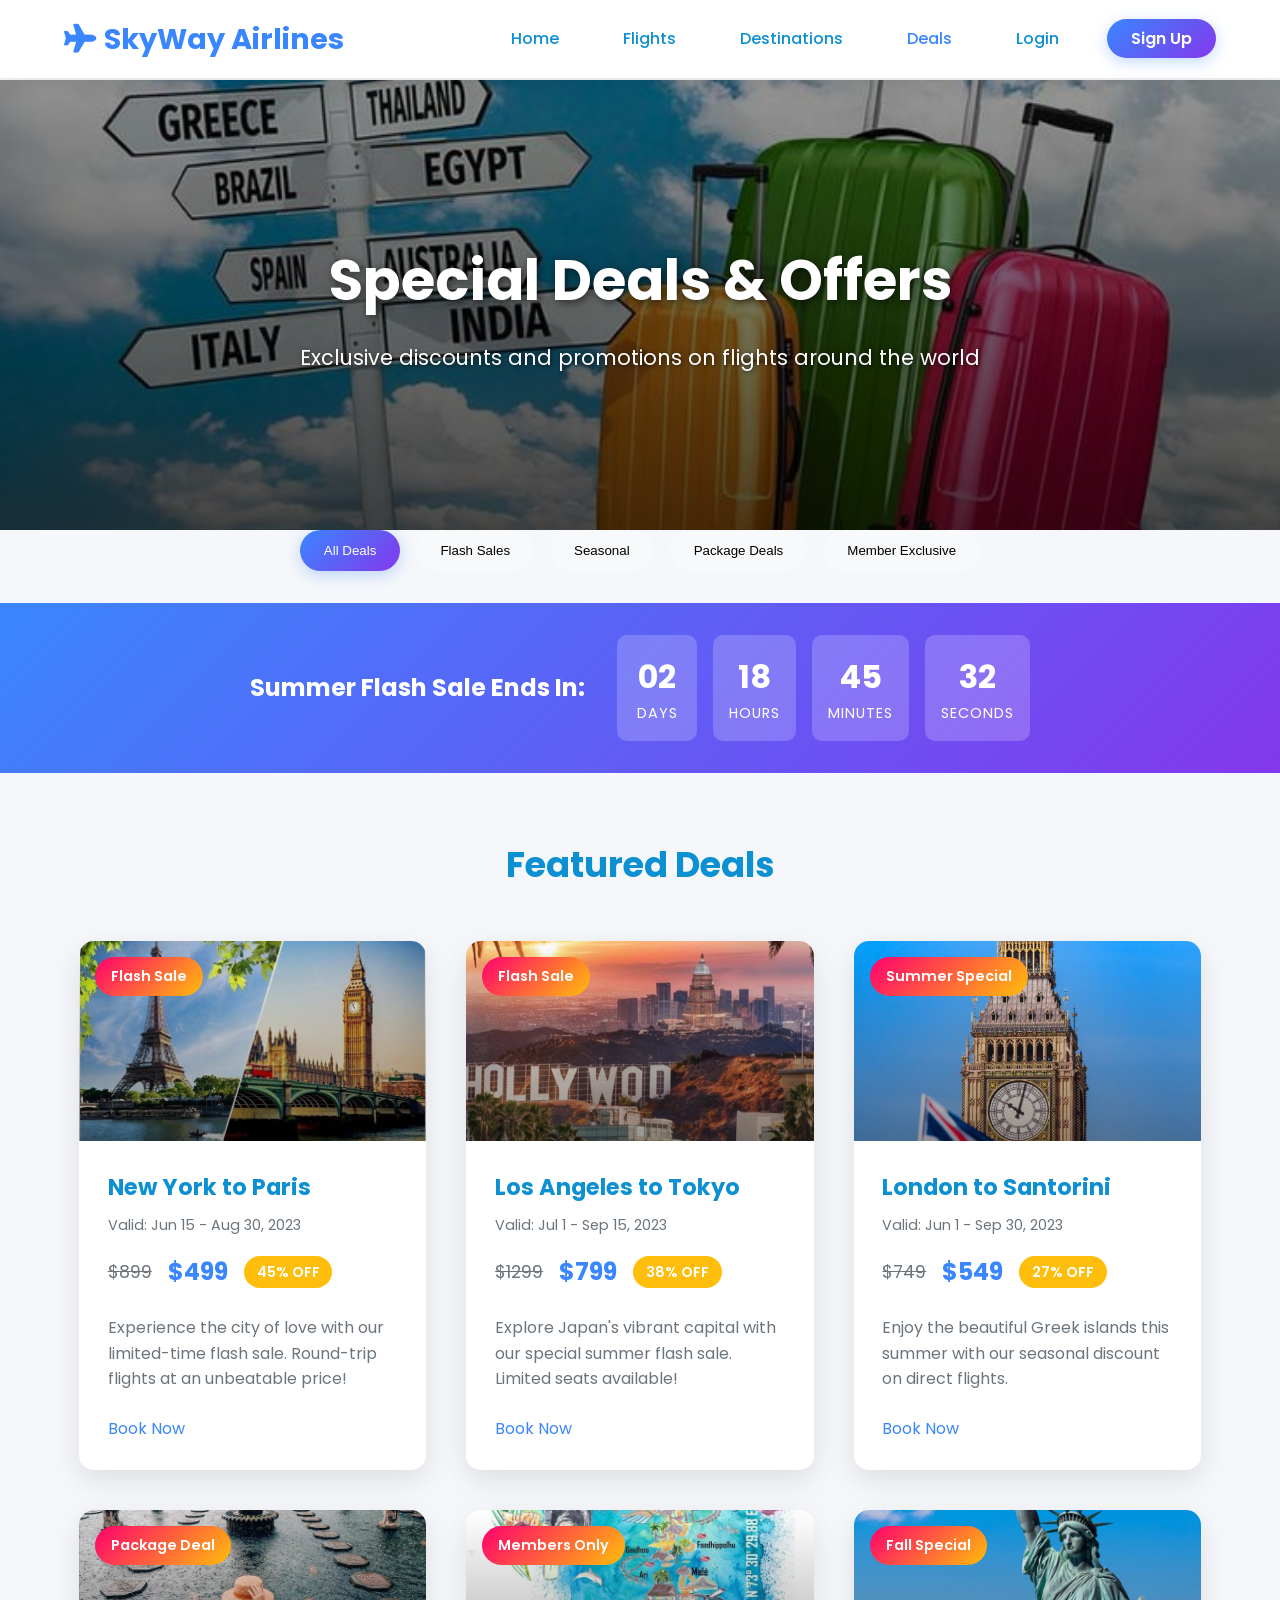
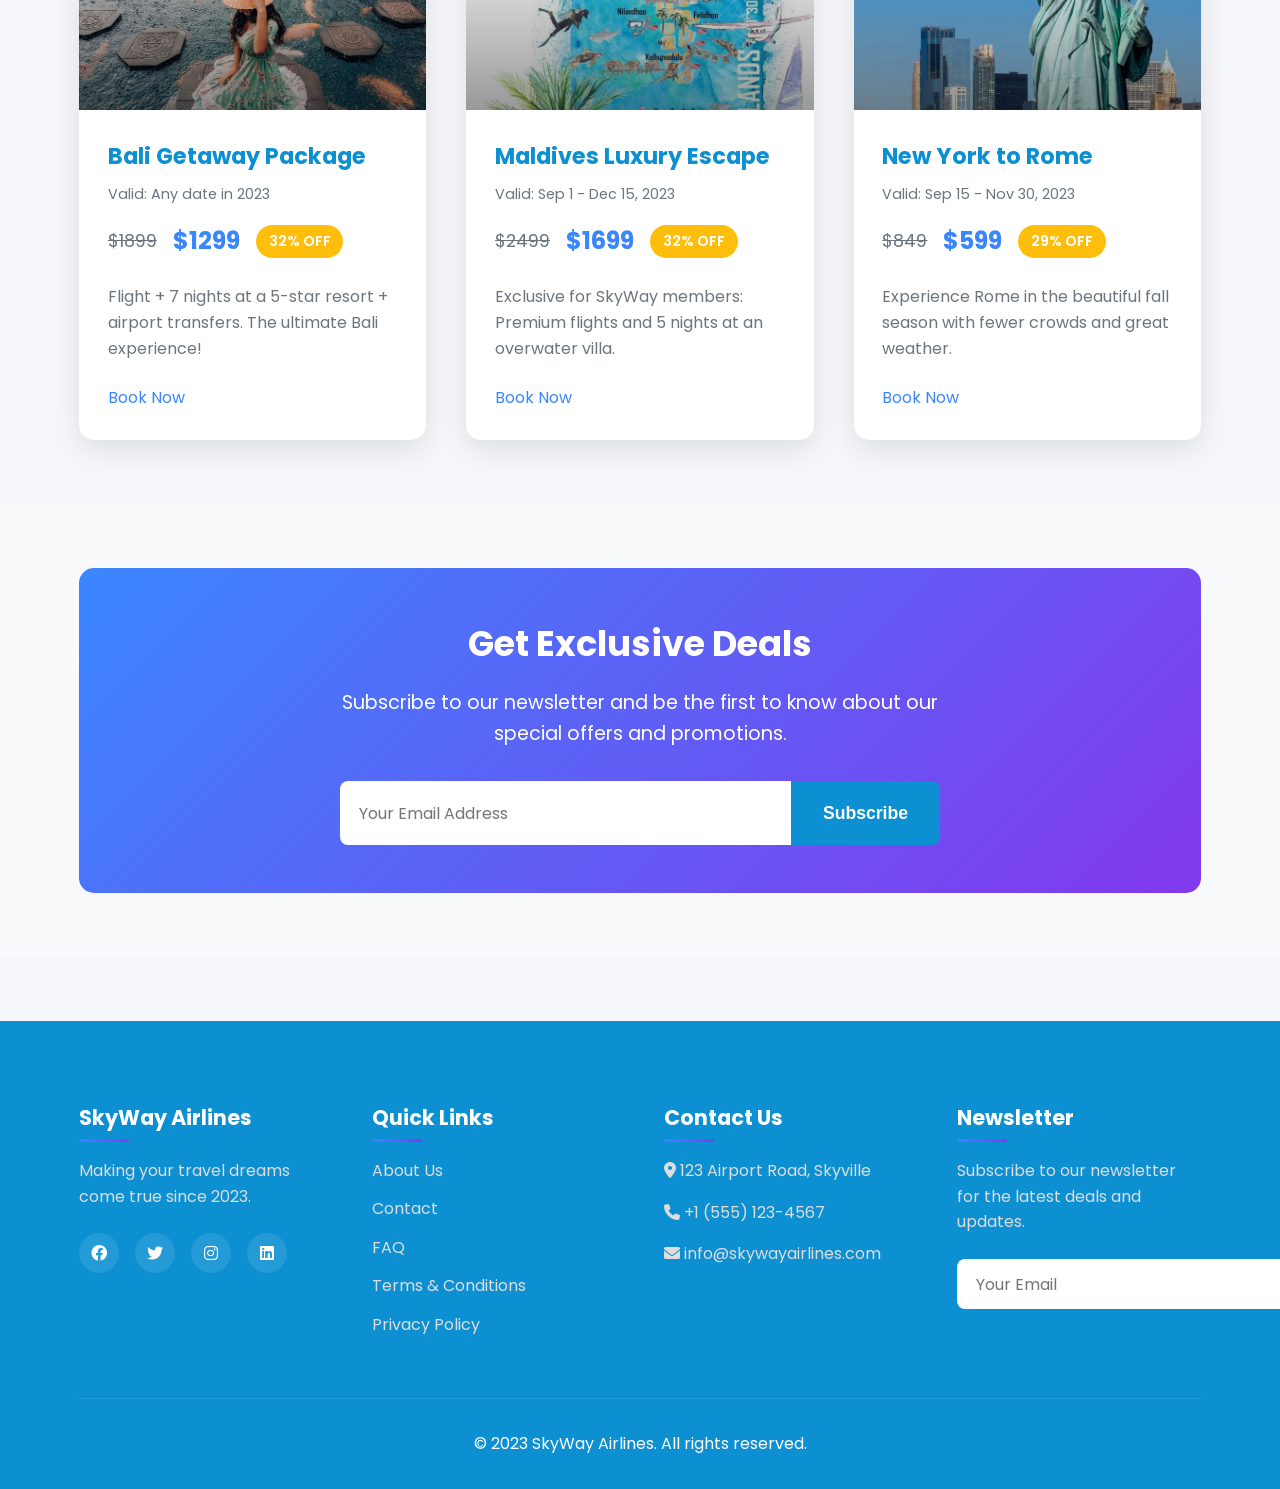
<file: Airline booking/deals.html>
<!DOCTYPE html>
<html lang="en">
<head>
    <meta charset="UTF-8">
    <meta name="viewport" content="width=device-width, initial-scale=1.0">
    <title>Special Deals - SkyWay Airlines</title>
    <link rel="stylesheet" href="assets/css/style.css">
    <link rel="stylesheet" href="https://cdnjs.cloudflare.com/ajax/libs/font-awesome/6.0.0-beta3/css/all.min.css">
</head>
<body>
    <header>
        <div class="logo">
            <h1><i class="fas fa-plane"></i> SkyWay Airlines</h1>
        </div>
        <nav>
            <ul>
                <li><a href="index.html">Home</a></li>
                <li><a href="flights.html">Flights</a></li>
                <li><a href="destinations.html">Destinations</a></li>
                <li><a href="deals.html" class="active">Deals</a></li>
                <li><a href="login.html">Login</a></li>
                <li><a href="register.html" class="cta-button">Sign Up</a></li>
            </ul>
        </nav>
        <div class="mobile-menu-btn">
            <i class="fas fa-bars"></i>
        </div>
    </header>

    <div class="page-banner" style="background-image: url('assets/img/deals-banner.jpg')">
        <div class="banner-content">
            <h1>Special Deals & Offers</h1>
            <p>Exclusive discounts and promotions on flights around the world</p>
        </div>
    </div>

    <div class="page-container">
        <section class="deals-filter">
            <div class="container">
                <div class="filter-tabs">
                    <button class="filter-tab active" data-filter="all">All Deals</button>
                    <button class="filter-tab" data-filter="flash">Flash Sales</button>
                    <button class="filter-tab" data-filter="seasonal">Seasonal</button>
                    <button class="filter-tab" data-filter="package">Package Deals</button>
                    <button class="filter-tab" data-filter="member">Member Exclusive</button>
                </div>
            </div>
        </section>

        <section class="countdown-timer">
            <div class="container">
                <div class="countdown-container">
                    <div class="countdown-text">
                        <h3>Summer Flash Sale Ends In:</h3>
                    </div>
                    <div class="countdown" id="deal-countdown">
                        <div class="countdown-item">
                            <span class="countdown-number" id="days">02</span>
                            <span class="countdown-label">Days</span>
                        </div>
                        <div class="countdown-item">
                            <span class="countdown-number" id="hours">18</span>
                            <span class="countdown-label">Hours</span>
                        </div>
                        <div class="countdown-item">
                            <span class="countdown-number" id="minutes">45</span>
                            <span class="countdown-label">Minutes</span>
                        </div>
                        <div class="countdown-item">
                            <span class="countdown-number" id="seconds">32</span>
                            <span class="countdown-label">Seconds</span>
                        </div>
                    </div>
                </div>
            </div>
        </section>

        <section class="deals-section">
            <div class="container">
                <h2 class="section-title">Featured Deals</h2>
                <div class="deals-grid">
                    <!-- Flash Sale Deals -->
                    <div class="deal-card" data-category="flash">
                        <div class="deal-badge">Flash Sale</div>
                        <div class="deal-img" style="background-image: url('assets/img/flight-feature-1.jpg')"></div>
                        <div class="deal-info">
                            <div class="deal-destination">
                                <h3>New York to Paris</h3>
                                <div class="deal-dates">Valid: Jun 15 - Aug 30, 2023</div>
                            </div>
                            <div class="deal-price">
                                <div class="original-price">$899</div>
                                <div class="sale-price">$499</div>
                                <div class="discount-tag">45% OFF</div>
                            </div>
                            <p class="deal-description">Experience the city of love with our limited-time flash sale. Round-trip flights at an unbeatable price!</p>
                            <a href="#" class="btn">Book Now</a>
                        </div>
                    </div>
                    
                    <div class="deal-card" data-category="flash">
                        <div class="deal-badge">Flash Sale</div>
                        <div class="deal-img" style="background-image: url('assets/img/flight-feature-2.jpg')"></div>
                        <div class="deal-info">
                            <div class="deal-destination">
                                <h3>Los Angeles to Tokyo</h3>
                                <div class="deal-dates">Valid: Jul 1 - Sep 15, 2023</div>
                            </div>
                            <div class="deal-price">
                                <div class="original-price">$1299</div>
                                <div class="sale-price">$799</div>
                                <div class="discount-tag">38% OFF</div>
                            </div>
                            <p class="deal-description">Explore Japan's vibrant capital with our special summer flash sale. Limited seats available!</p>
                            <a href="#" class="btn">Book Now</a>
                        </div>
                    </div>
                    
                    <!-- Seasonal Deals -->
                    <div class="deal-card" data-category="seasonal">
                        <div class="deal-badge">Summer Special</div>
                        <div class="deal-img" style="background-image: url('assets/img/flight-feature-3.jpg')"></div>
                        <div class="deal-info">
                            <div class="deal-destination">
                                <h3>London to Santorini</h3>
                                <div class="deal-dates">Valid: Jun 1 - Sep 30, 2023</div>
                            </div>
                            <div class="deal-price">
                                <div class="original-price">$749</div>
                                <div class="sale-price">$549</div>
                                <div class="discount-tag">27% OFF</div>
                            </div>
                            <p class="deal-description">Enjoy the beautiful Greek islands this summer with our seasonal discount on direct flights.</p>
                            <a href="#" class="btn">Book Now</a>
                        </div>
                    </div>
                    
                    <!-- Package Deals -->
                    <div class="deal-card" data-category="package">
                        <div class="deal-badge">Package Deal</div>
                        <div class="deal-img" style="background-image: url('assets/img/feature-d-4.jpg')"></div>
                        <div class="deal-info">
                            <div class="deal-destination">
                                <h3>Bali Getaway Package</h3>
                                <div class="deal-dates">Valid: Any date in 2023</div>
                            </div>
                            <div class="deal-price">
                                <div class="original-price">$1899</div>
                                <div class="sale-price">$1299</div>
                                <div class="discount-tag">32% OFF</div>
                            </div>
                            <p class="deal-description">Flight + 7 nights at a 5-star resort + airport transfers. The ultimate Bali experience!</p>
                            <a href="#" class="btn">Book Now</a>
                        </div>
                    </div>
                    
                    <!-- Member Exclusive -->
                    <div class="deal-card" data-category="member">
                        <div class="deal-badge">Members Only</div>
                        <div class="deal-img" style="background-image: url('assets/img/flight-feature-4.jpg')"></div>
                        <div class="deal-info">
                            <div class="deal-destination">
                                <h3>Maldives Luxury Escape</h3>
                                <div class="deal-dates">Valid: Sep 1 - Dec 15, 2023</div>
                            </div>
                            <div class="deal-price">
                                <div class="original-price">$2499</div>
                                <div class="sale-price">$1699</div>
                                <div class="discount-tag">32% OFF</div>
                            </div>
                            <p class="deal-description">Exclusive for SkyWay members: Premium flights and 5 nights at an overwater villa.</p>
                            <a href="#" class="btn">Book Now</a>
                        </div>
                    </div>
                    
                    <div class="deal-card" data-category="seasonal">
                        <div class="deal-badge">Fall Special</div>
                        <div class="deal-img" style="background-image: url('assets/img/feature-d-3.jpg')"></div>
                        <div class="deal-info">
                            <div class="deal-destination">
                                <h3>New York to Rome</h3>
                                <div class="deal-dates">Valid: Sep 15 - Nov 30, 2023</div>
                            </div>
                            <div class="deal-price">
                                <div class="original-price">$849</div>
                                <div class="sale-price">$599</div>
                                <div class="discount-tag">29% OFF</div>
                            </div>
                            <p class="deal-description">Experience Rome in the beautiful fall season with fewer crowds and great weather.</p>
                            <a href="#" class="btn">Book Now</a>
                        </div>
                    </div>
                </div>
            </div>
        </section>
        
        <section class="newsletter-section">
            <div class="container">
                <div class="newsletter-container">
                    <div class="newsletter-content">
                        <h2>Get Exclusive Deals</h2>
                        <p>Subscribe to our newsletter and be the first to know about our special offers and promotions.</p>
                        <form class="newsletter-form-large">
                            <input type="email" placeholder="Your Email Address">
                            <button type="submit">Subscribe</button>
                        </form>
                    </div>
                </div>
            </div>
        </section>
    </div>

    <footer>
        <div class="container">
            <div class="footer-content">
                <div class="footer-section">
                    <h3>SkyWay Airlines</h3>
                    <p>Making your travel dreams come true since 2023.</p>
                    <div class="social-icons">
                        <a href="#"><i class="fab fa-facebook"></i></a>
                        <a href="#"><i class="fab fa-twitter"></i></a>
                        <a href="#"><i class="fab fa-instagram"></i></a>
                        <a href="#"><i class="fab fa-linkedin"></i></a>
                    </div>
                </div>
                <div class="footer-section">
                    <h3>Quick Links</h3>
                    <ul>
                        <li><a href="#">About Us</a></li>
                        <li><a href="#">Contact</a></li>
                        <li><a href="#">FAQ</a></li>
                        <li><a href="#">Terms & Conditions</a></li>
                        <li><a href="#">Privacy Policy</a></li>
                    </ul>
                </div>
                <div class="footer-section">
                    <h3>Contact Us</h3>
                    <p><i class="fas fa-map-marker-alt"></i> 123 Airport Road, Skyville</p>
                    <p><i class="fas fa-phone"></i> +1 (555) 123-4567</p>
                    <p><i class="fas fa-envelope"></i> info@skywayairlines.com</p>
                </div>
                <div class="footer-section">
                    <h3>Newsletter</h3>
                    <p>Subscribe to our newsletter for the latest deals and updates.</p>
                    <form class="newsletter-form">
                        <input type="email" placeholder="Your Email">
                        <button type="submit">Subscribe</button>
                    </form>
                </div>
            </div>
            <div class="footer-bottom">
                <p>&copy; 2023 SkyWay Airlines. All rights reserved.</p>
            </div>
        </div>
    </footer>

    <script src="assets/js/script.js"></script>
</body>
</html>
</file>
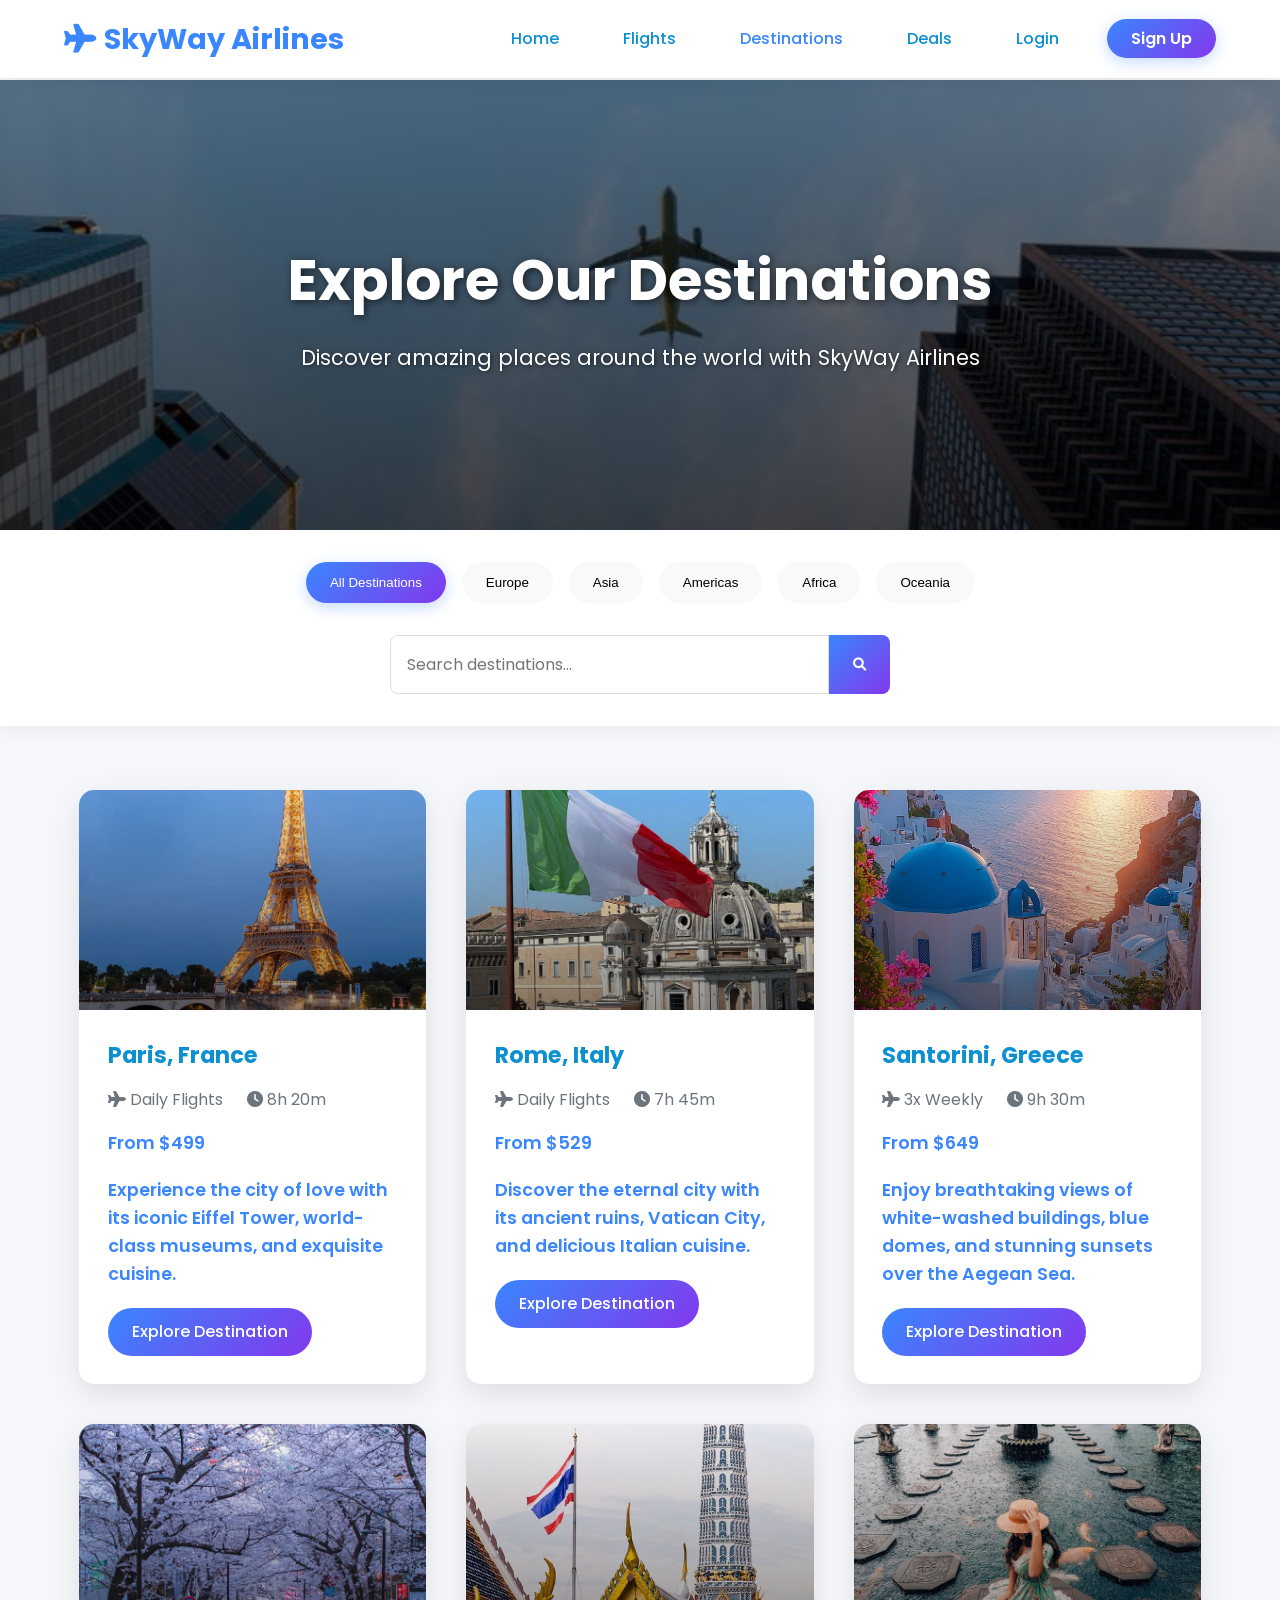
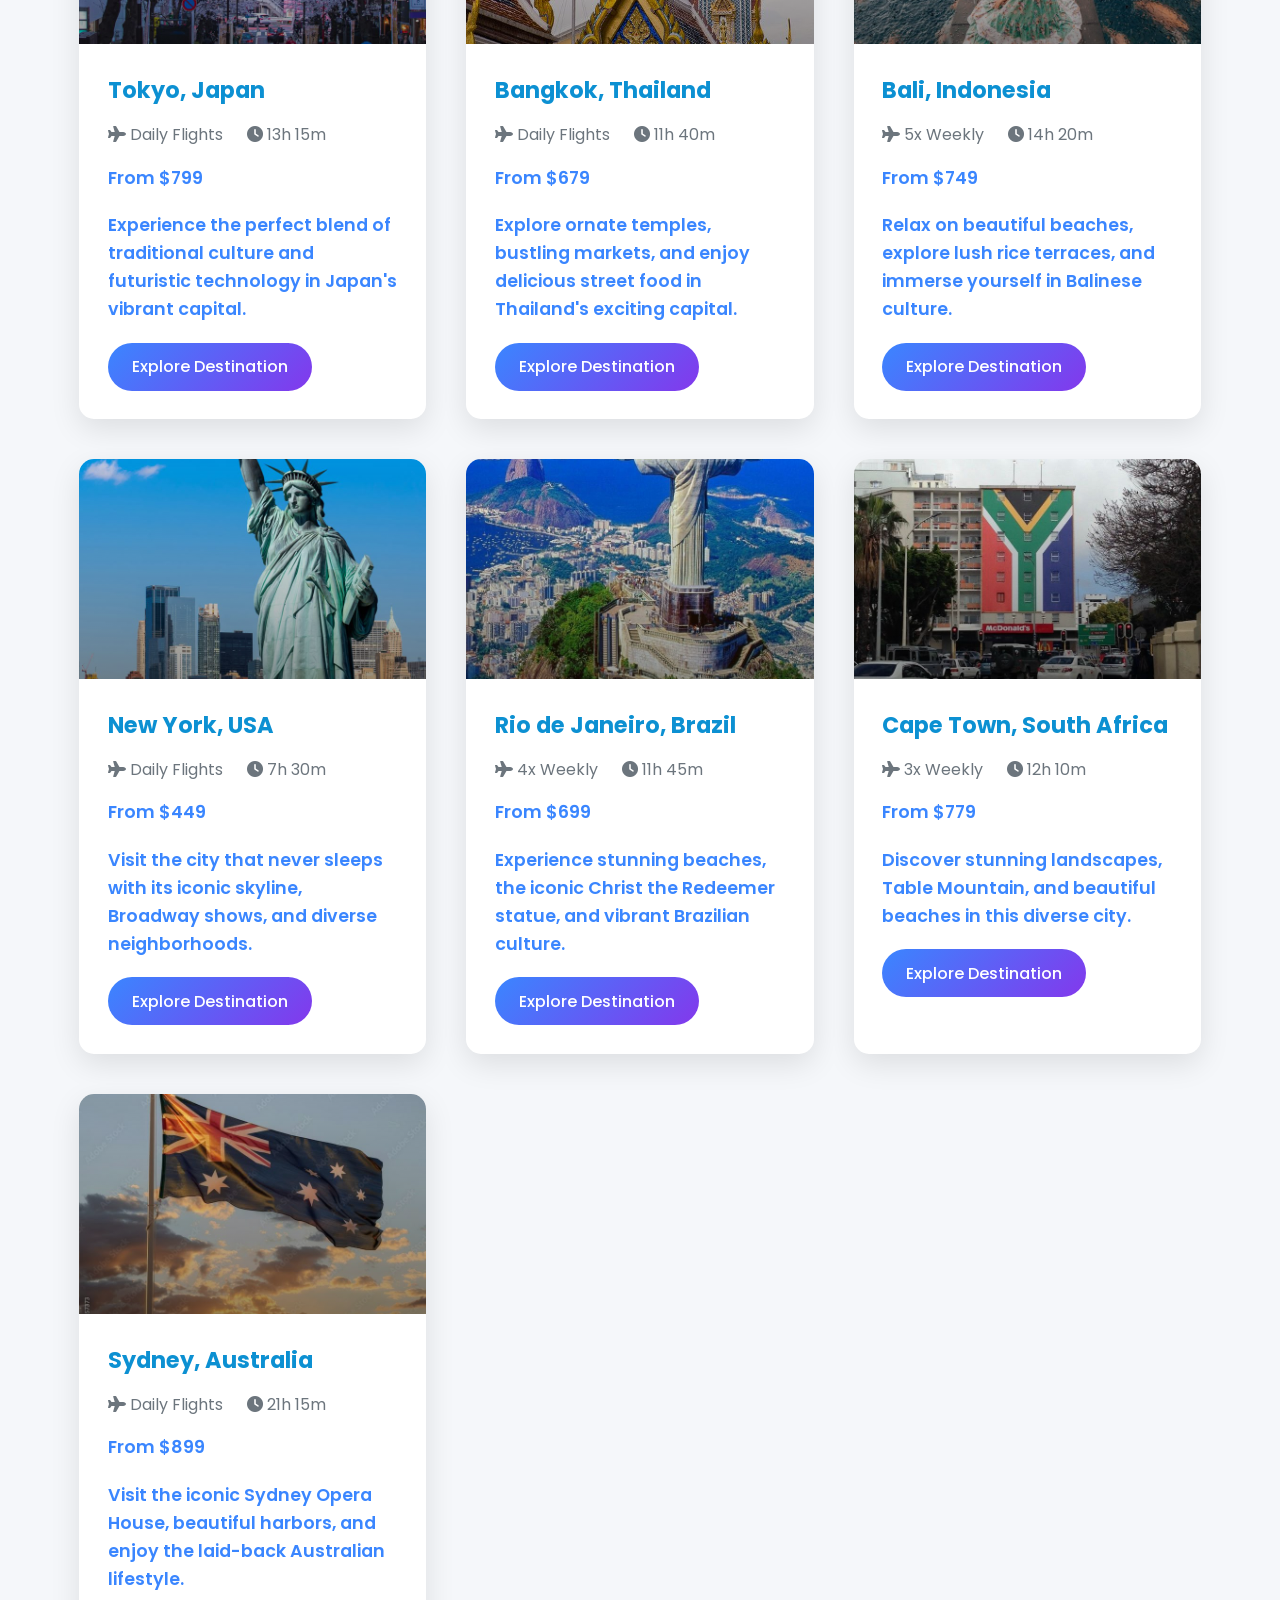
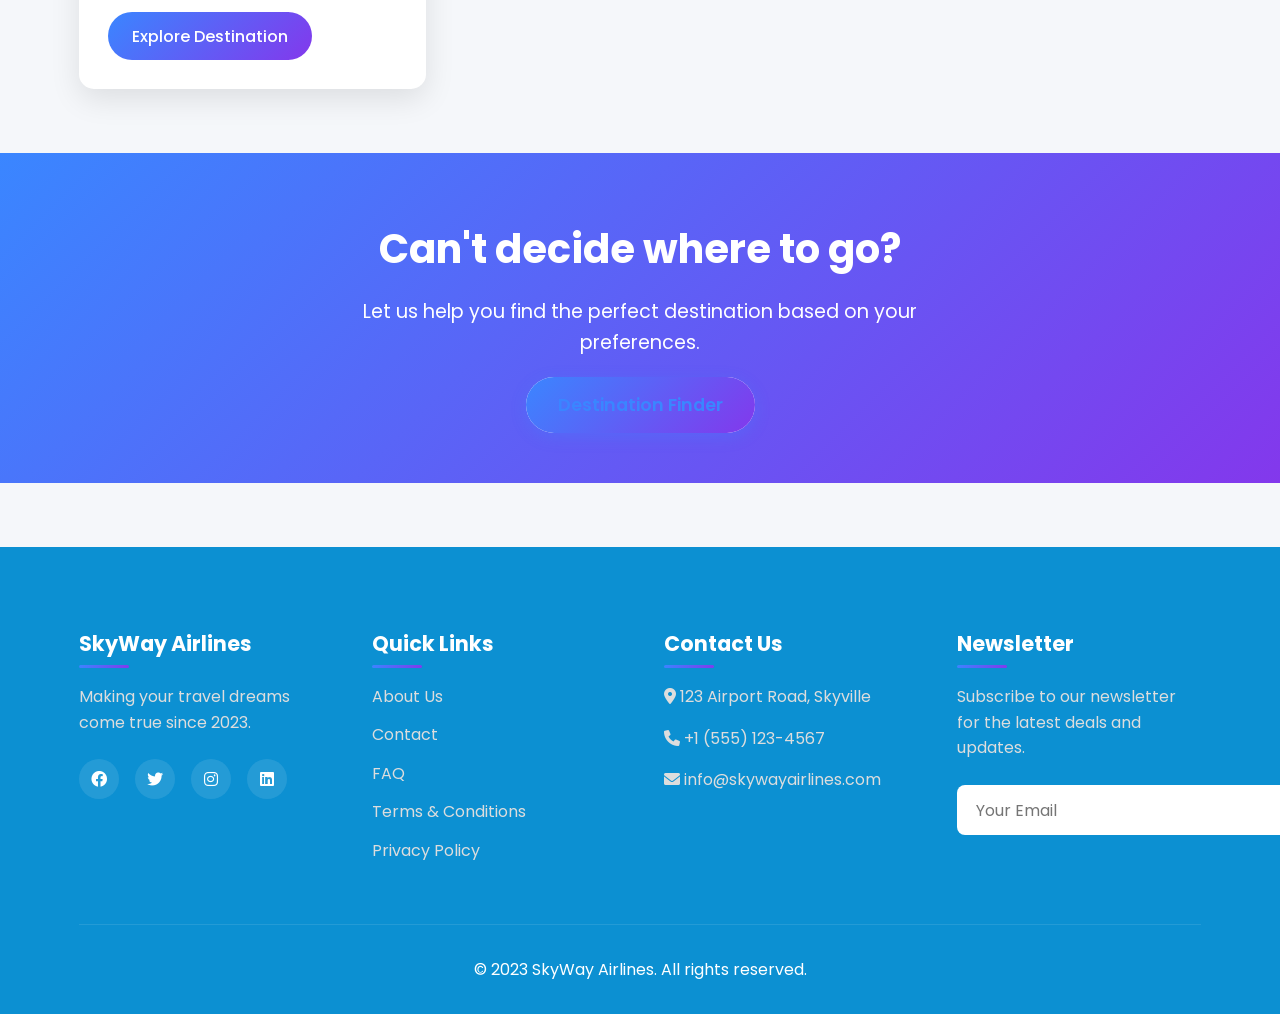
<file: Airline booking/destinations.html>
<!DOCTYPE html>
<html lang="en">
<head>
    <meta charset="UTF-8">
    <meta name="viewport" content="width=device-width, initial-scale=1.0">
    <title>Destinations - SkyWay Airlines</title>
    <link rel="stylesheet" href="assets/css/style.css">
    <link rel="stylesheet" href="https://cdnjs.cloudflare.com/ajax/libs/font-awesome/6.0.0-beta3/css/all.min.css">
</head>
<body>
    <header>
        <div class="logo">
            <h1><i class="fas fa-plane"></i> SkyWay Airlines</h1>
        </div>
        <nav>
            <ul>
                <li><a href="index.html">Home</a></li>
                <li><a href="flights.html">Flights</a></li>
                <li><a href="destinations.html" class="active">Destinations</a></li>
                <li><a href="deals.html">Deals</a></li>
                <li><a href="login.html">Login</a></li>
                <li><a href="register.html" class="cta-button">Sign Up</a></li>
            </ul>
        </nav>
        <div class="mobile-menu-btn">
            <i class="fas fa-bars"></i>
        </div>
    </header>

    <div class="page-banner" style="background-image: url('assets/img/destination-banner.jpg')">
        <div class="banner-content">
            <h1>Explore Our Destinations</h1>
            <p>Discover amazing places around the world with SkyWay Airlines</p>
        </div>
    </div>

    <div class="page-container">
        <section class="destinations-filter">
            <div class="container">
                <div class="filter-tabs">
                    <button class="filter-tab active" data-filter="all">All Destinations</button>
                    <button class="filter-tab" data-filter="europe">Europe</button>
                    <button class="filter-tab" data-filter="asia">Asia</button>
                    <button class="filter-tab" data-filter="americas">Americas</button>
                    <button class="filter-tab" data-filter="africa">Africa</button>
                    <button class="filter-tab" data-filter="oceania">Oceania</button>
                </div>
                <div class="search-destinations">
                    <input type="text" placeholder="Search destinations..." id="destination-search">
                    <button><i class="fas fa-search"></i></button>
                </div>
            </div>
        </section>

        <section class="destinations-grid-section">
            <div class="container">
                <div class="destinations-grid">
                    <!-- Europe -->
                    <div class="destination-card" data-category="europe">
                        <div class="destination-img" style="background-image: url('assets/img/feature-d-1.jpg')"></div>
                        <div class="destination-info">
                            <h3>Paris, France</h3>
                            <div class="destination-meta">
                                <span><i class="fas fa-plane"></i> Daily Flights</span>
                                <span><i class="fas fa-clock"></i> 8h 20m</span>
                            </div>
                            <p class="destination-price">From $499</p>
                            <p class="destination-description">Experience the city of love with its iconic Eiffel Tower, world-class museums, and exquisite cuisine.</p>
                            <a href="#" class="btn">Explore Destination</a>
                        </div>
                    </div>
                    
                    <div class="destination-card" data-category="europe">
                        <div class="destination-img" style="background-image: url('assets/img/feature-d-5.jpg')"></div>
                        <div class="destination-info">
                            <h3>Rome, Italy</h3>
                            <div class="destination-meta">
                                <span><i class="fas fa-plane"></i> Daily Flights</span>
                                <span><i class="fas fa-clock"></i> 7h 45m</span>
                            </div>
                            <p class="destination-price">From $529</p>
                            <p class="destination-description">Discover the eternal city with its ancient ruins, Vatican City, and delicious Italian cuisine.</p>
                            <a href="#" class="btn">Explore Destination</a>
                        </div>
                    </div>
                    
                    <div class="destination-card" data-category="europe">
                        <div class="destination-img" style="background-image: url('assets/img/feature-d-6.jpg')"></div>
                        <div class="destination-info">
                            <h3>Santorini, Greece</h3>
                            <div class="destination-meta">
                                <span><i class="fas fa-plane"></i> 3x Weekly</span>
                                <span><i class="fas fa-clock"></i> 9h 30m</span>
                            </div>
                            <p class="destination-price">From $649</p>
                            <p class="destination-description">Enjoy breathtaking views of white-washed buildings, blue domes, and stunning sunsets over the Aegean Sea.</p>
                            <a href="#" class="btn">Explore Destination</a>
                        </div>
                    </div>
                    
                    <!-- Asia -->
                    <div class="destination-card" data-category="asia">
                        <div class="destination-img" style="background-image: url('assets/img/feature-d-2.jpg')"></div>
                        <div class="destination-info">
                            <h3>Tokyo, Japan</h3>
                            <div class="destination-meta">
                                <span><i class="fas fa-plane"></i> Daily Flights</span>
                                <span><i class="fas fa-clock"></i> 13h 15m</span>
                            </div>
                            <p class="destination-price">From $799</p>
                            <p class="destination-description">Experience the perfect blend of traditional culture and futuristic technology in Japan's vibrant capital.</p>
                            <a href="#" class="btn">Explore Destination</a>
                        </div>
                    </div>
                    
                    <div class="destination-card" data-category="asia">
                        <div class="destination-img" style="background-image: url('assets/img/feature-d-7.jpg')"></div>
                        <div class="destination-info">
                            <h3>Bangkok, Thailand</h3>
                            <div class="destination-meta">
                                <span><i class="fas fa-plane"></i> Daily Flights</span>
                                <span><i class="fas fa-clock"></i> 11h 40m</span>
                            </div>
                            <p class="destination-price">From $679</p>
                            <p class="destination-description">Explore ornate temples, bustling markets, and enjoy delicious street food in Thailand's exciting capital.</p>
                            <a href="#" class="btn">Explore Destination</a>
                        </div>
                    </div>
                    
                    <div class="destination-card" data-category="asia">
                        <div class="destination-img" style="background-image: url('assets/img/feature-d-4.jpg')"></div>
                        <div class="destination-info">
                            <h3>Bali, Indonesia</h3>
                            <div class="destination-meta">
                                <span><i class="fas fa-plane"></i> 5x Weekly</span>
                                <span><i class="fas fa-clock"></i> 14h 20m</span>
                            </div>
                            <p class="destination-price">From $749</p>
                            <p class="destination-description">Relax on beautiful beaches, explore lush rice terraces, and immerse yourself in Balinese culture.</p>
                            <a href="#" class="btn">Explore Destination</a>
                        </div>
                    </div>
                    
                    <!-- Americas -->
                    <div class="destination-card" data-category="americas">
                        <div class="destination-img" style="background-image: url('assets/img/feature-d-3.jpg')"></div>
                        <div class="destination-info">
                            <h3>New York, USA</h3>
                            <div class="destination-meta">
                                <span><i class="fas fa-plane"></i> Daily Flights</span>
                                <span><i class="fas fa-clock"></i> 7h 30m</span>
                            </div>
                            <p class="destination-price">From $449</p>
                            <p class="destination-description">Visit the city that never sleeps with its iconic skyline, Broadway shows, and diverse neighborhoods.</p>
                            <a href="#" class="btn">Explore Destination</a>
                        </div>
                    </div>
                    
                    <div class="destination-card" data-category="americas">
                        <div class="destination-img" style="background-image: url('assets/img/feature-d-8.jpg')"></div>
                        <div class="destination-info">
                            <h3>Rio de Janeiro, Brazil</h3>
                            <div class="destination-meta">
                                <span><i class="fas fa-plane"></i> 4x Weekly</span>
                                <span><i class="fas fa-clock"></i> 11h 45m</span>
                            </div>
                            <p class="destination-price">From $699</p>
                            <p class="destination-description">Experience stunning beaches, the iconic Christ the Redeemer statue, and vibrant Brazilian culture.</p>
                            <a href="#" class="btn">Explore Destination</a>
                        </div>
                    </div>
                    
                    <!-- Africa -->
                    <div class="destination-card" data-category="africa">
                        <div class="destination-img" style="background-image: url('assets/img/feature-d-9.jpg')"></div>
                        <div class="destination-info">
                            <h3>Cape Town, South Africa</h3>
                            <div class="destination-meta">
                                <span><i class="fas fa-plane"></i> 3x Weekly</span>
                                <span><i class="fas fa-clock"></i> 12h 10m</span>
                            </div>
                            <p class="destination-price">From $779</p>
                            <p class="destination-description">Discover stunning landscapes, Table Mountain, and beautiful beaches in this diverse city.</p>
                            <a href="#" class="btn">Explore Destination</a>
                        </div>
                    </div>
                    
                    <!-- Oceania -->
                    <div class="destination-card" data-category="oceania">
                        <div class="destination-img" style="background-image: url('assets/img/feature-d-10.jpg')"></div>
                        <div class="destination-info">
                            <h3>Sydney, Australia</h3>
                            <div class="destination-meta">
                                <span><i class="fas fa-plane"></i> Daily Flights</span>
                                <span><i class="fas fa-clock"></i> 21h 15m</span>
                            </div>
                            <p class="destination-price">From $899</p>
                            <p class="destination-description">Visit the iconic Sydney Opera House, beautiful harbors, and enjoy the laid-back Australian lifestyle.</p>
                            <a href="#" class="btn">Explore Destination</a>
                        </div>
                    </div>
                </div>
            </div>
        </section>
        
        <section class="destination-cta">
            <div class="container">
                <div class="cta-content">
                    <h2>Can't decide where to go?</h2>
                    <p>Let us help you find the perfect destination based on your preferences.</p>
                    <a href="#" class="cta-button">Destination Finder</a>
                </div>
            </div>
        </section>
    </div>

    <footer>
        <div class="container">
            <div class="footer-content">
                <div class="footer-section">
                    <h3>SkyWay Airlines</h3>
                    <p>Making your travel dreams come true since 2023.</p>
                    <div class="social-icons">
                        <a href="#"><i class="fab fa-facebook"></i></a>
                        <a href="#"><i class="fab fa-twitter"></i></a>
                        <a href="#"><i class="fab fa-instagram"></i></a>
                        <a href="#"><i class="fab fa-linkedin"></i></a>
                    </div>
                </div>
                <div class="footer-section">
                    <h3>Quick Links</h3>
                    <ul>
                        <li><a href="#">About Us</a></li>
                        <li><a href="#">Contact</a></li>
                        <li><a href="#">FAQ</a></li>
                        <li><a href="#">Terms & Conditions</a></li>
                        <li><a href="#">Privacy Policy</a></li>
                    </ul>
                </div>
                <div class="footer-section">
                    <h3>Contact Us</h3>
                    <p><i class="fas fa-map-marker-alt"></i> 123 Airport Road, Skyville</p>
                    <p><i class="fas fa-phone"></i> +1 (555) 123-4567</p>
                    <p><i class="fas fa-envelope"></i> info@skywayairlines.com</p>
                </div>
                <div class="footer-section">
                    <h3>Newsletter</h3>
                    <p>Subscribe to our newsletter for the latest deals and updates.</p>
                    <form class="newsletter-form">
                        <input type="email" placeholder="Your Email">
                        <button type="submit">Subscribe</button>
                    </form>
                </div>
            </div>
            <div class="footer-bottom">
                <p>&copy; 2023 SkyWay Airlines. All rights reserved.</p>
            </div>
        </div>
    </footer>

    <script src="assets/js/script.js"></script>
</body>
</html>
</file>
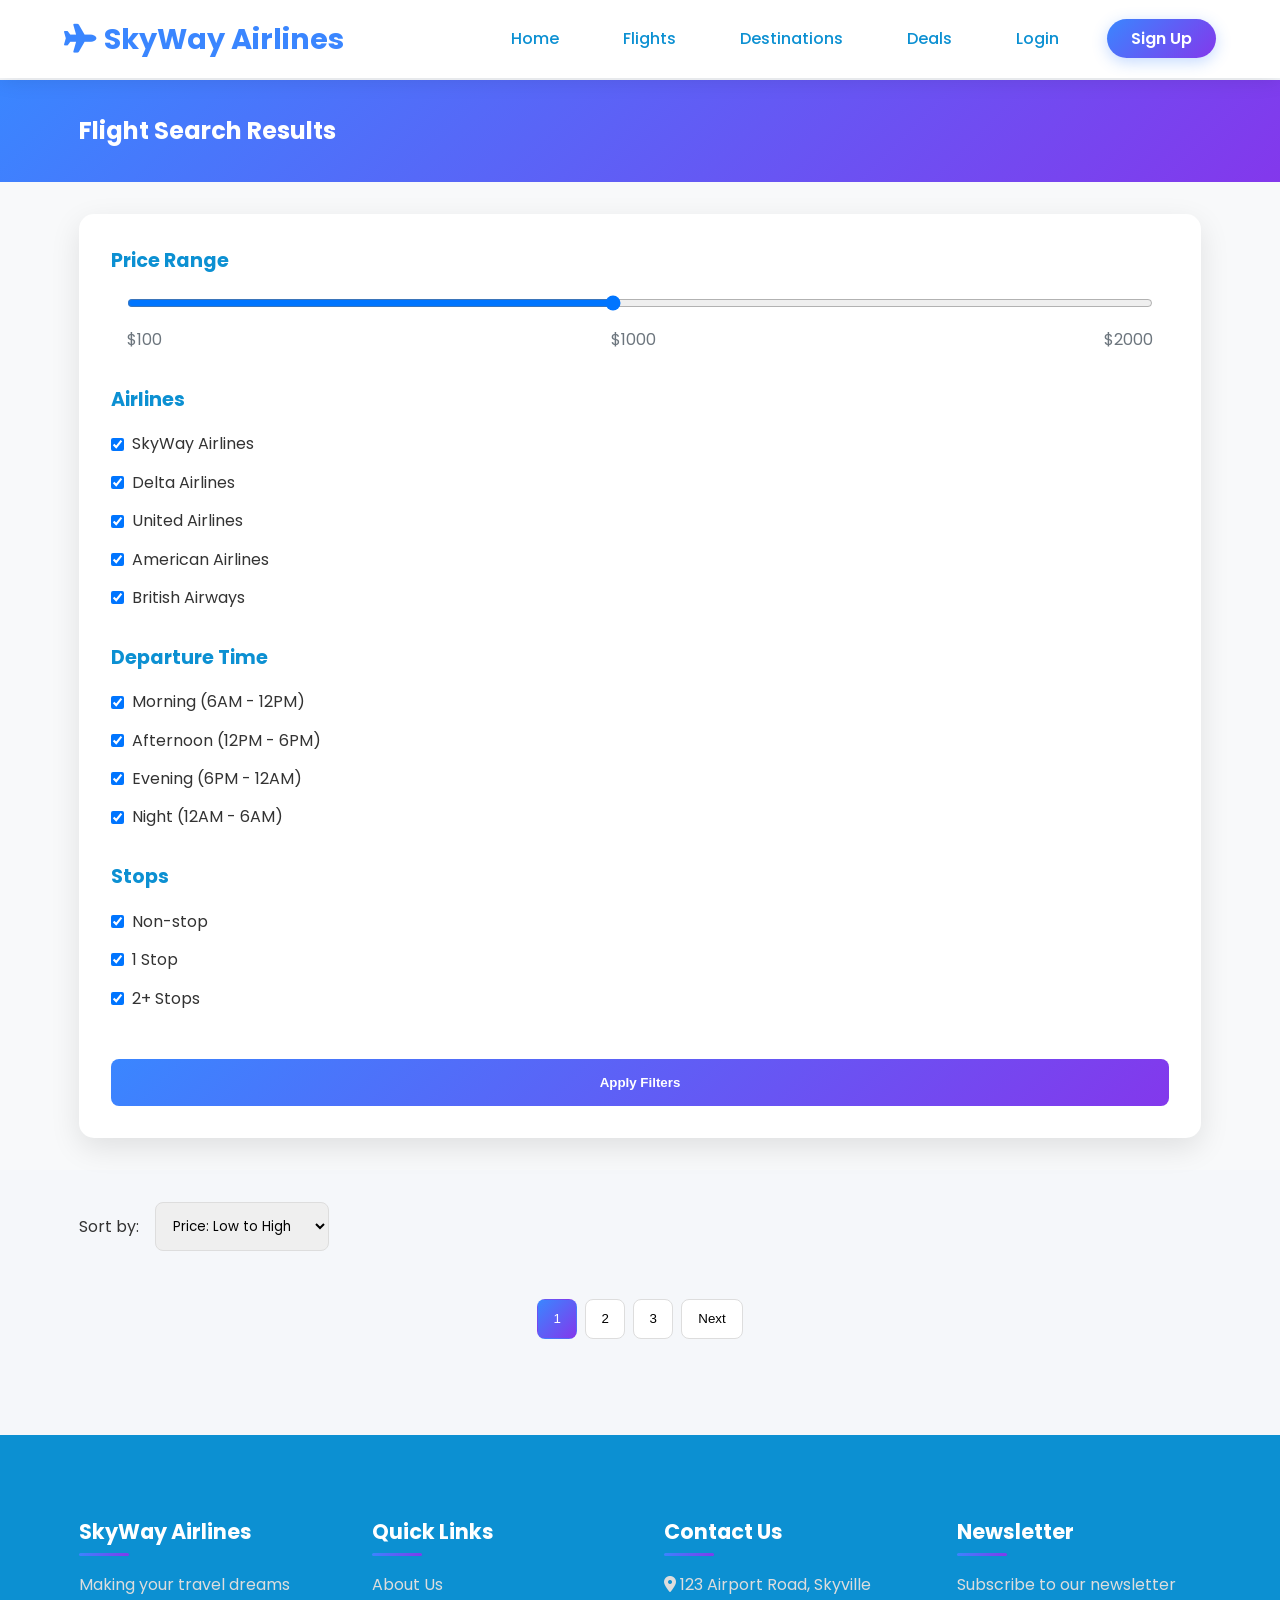
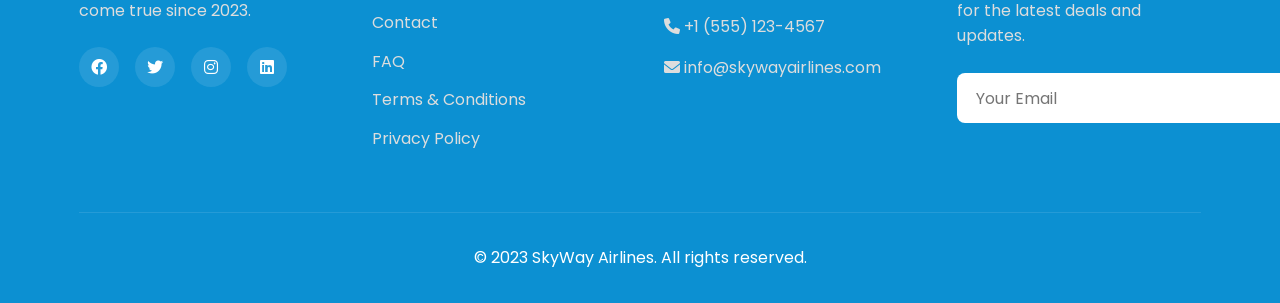
<file: Airline booking/search-results.html>
<!DOCTYPE html>
<html lang="en">
<head>
    <meta charset="UTF-8">
    <meta name="viewport" content="width=device-width, initial-scale=1.0">
    <title>Flight Search Results - SkyWay Airlines</title>
    <link rel="stylesheet" href="assets/css/style.css">
    <link rel="stylesheet" href="https://cdnjs.cloudflare.com/ajax/libs/font-awesome/6.0.0-beta3/css/all.min.css">
</head>
<body>
    <header>
        <div class="logo">
            <h1><i class="fas fa-plane"></i> SkyWay Airlines</h1>
        </div>
        <nav>
            <ul>
                <li><a href="index.html">Home</a></li>
                <li><a href="flights.html">Flights</a></li>
                <li><a href="destinations.html">Destinations</a></li>
                <li><a href="deals.html">Deals</a></li>
                <li><a href="login.html">Login</a></li>
                <li><a href="register.html" class="cta-button">Sign Up</a></li>
            </ul>
        </nav>
        <div class="mobile-menu-btn">
            <i class="fas fa-bars"></i>
        </div>
    </header>

    <div class="page-container">
        <section class="search-results-header">
            <div class="container">
                <h2>Flight Search Results</h2>
                <div class="search-summary" id="search-summary">
                    <!-- Will be filled by JavaScript -->
                </div>
            </div>
        </section>

        <section class="search-filters">
            <div class="container">
                <div class="filters-container">
                    <div class="filter-group">
                        <h3>Price Range</h3>
                        <div class="range-slider">
                            <input type="range" min="100" max="2000" value="1000" class="price-range" id="price-range">
                            <div class="price-values">
                                <span>$100</span>
                                <span id="price-value">$1000</span>
                                <span>$2000</span>
                            </div>
                        </div>
                    </div>
                    <div class="filter-group">
                        <h3>Airlines</h3>
                        <div class="checkbox-filters">
                            <label><input type="checkbox" checked> SkyWay Airlines</label>
                            <label><input type="checkbox" checked> Delta Airlines</label>
                            <label><input type="checkbox" checked> United Airlines</label>
                            <label><input type="checkbox" checked> American Airlines</label>
                            <label><input type="checkbox" checked> British Airways</label>
                        </div>
                    </div>
                    <div class="filter-group">
                        <h3>Departure Time</h3>
                        <div class="checkbox-filters">
                            <label><input type="checkbox" checked> Morning (6AM - 12PM)</label>
                            <label><input type="checkbox" checked> Afternoon (12PM - 6PM)</label>
                            <label><input type="checkbox" checked> Evening (6PM - 12AM)</label>
                            <label><input type="checkbox" checked> Night (12AM - 6AM)</label>
                        </div>
                    </div>
                    <div class="filter-group">
                        <h3>Stops</h3>
                        <div class="checkbox-filters">
                            <label><input type="checkbox" checked> Non-stop</label>
                            <label><input type="checkbox" checked> 1 Stop</label>
                            <label><input type="checkbox" checked> 2+ Stops</label>
                        </div>
                    </div>
                    <button class="apply-filters-btn">Apply Filters</button>
                </div>
            </div>
        </section>

        <section class="search-results">
            <div class="container">
                <div class="sort-options">
                    <span>Sort by:</span>
                    <select id="sort-flights">
                        <option value="price-asc">Price: Low to High</option>
                        <option value="price-desc">Price: High to Low</option>
                        <option value="duration-asc">Duration: Shortest</option>
                        <option value="departure-asc">Departure: Earliest</option>
                        <option value="arrival-asc">Arrival: Earliest</option>
                    </select>
                </div>
                
                <div class="flights-container" id="flights-container">
                    <!-- Will be filled by JavaScript -->
                </div>
                
                <div class="pagination">
                    <button class="pagination-btn active">1</button>
                    <button class="pagination-btn">2</button>
                    <button class="pagination-btn">3</button>
                    <button class="pagination-btn">Next</button>
                </div>
            </div>
        </section>
    </div>

    <footer>
        <div class="container">
            <div class="footer-content">
                <div class="footer-section">
                    <h3>SkyWay Airlines</h3>
                    <p>Making your travel dreams come true since 2023.</p>
                    <div class="social-icons">
                        <a href="#"><i class="fab fa-facebook"></i></a>
                        <a href="#"><i class="fab fa-twitter"></i></a>
                        <a href="#"><i class="fab fa-instagram"></i></a>
                        <a href="#"><i class="fab fa-linkedin"></i></a>
                    </div>
                </div>
                <div class="footer-section">
                    <h3>Quick Links</h3>
                    <ul>
                        <li><a href="#">About Us</a></li>
                        <li><a href="#">Contact</a></li>
                        <li><a href="#">FAQ</a></li>
                        <li><a href="#">Terms & Conditions</a></li>
                        <li><a href="#">Privacy Policy</a></li>
                    </ul>
                </div>
                <div class="footer-section">
                    <h3>Contact Us</h3>
                    <p><i class="fas fa-map-marker-alt"></i> 123 Airport Road, Skyville</p>
                    <p><i class="fas fa-phone"></i> +1 (555) 123-4567</p>
                    <p><i class="fas fa-envelope"></i> info@skywayairlines.com</p>
                </div>
                <div class="footer-section">
                    <h3>Newsletter</h3>
                    <p>Subscribe to our newsletter for the latest deals and updates.</p>
                    <form class="newsletter-form">
                        <input type="email" placeholder="Your Email">
                        <button type="submit">Subscribe</button>
                    </form>
                </div>
            </div>
            <div class="footer-bottom">
                <p>&copy; 2023 SkyWay Airlines. All rights reserved.</p>
            </div>
        </div>
    </footer>

    <script src="assets/js/script.js"></script>
</body>
</html>
</file>
<file: Airline booking/assets/css/style.css>
/* Base Styles */
@import url("https://fonts.googleapis.com/css2?family=Poppins:wght@300;400;500;600;700&display=swap");

:root {
  --primary-color: #3a86ff;
  --secondary-color: #ff006e;
  --accent-color: #8338ec;
  --dark-color: #0c90d2;
  --light-color: #f8f9fa;
  --success-color: #06d6a0;
  --warning-color: #ffbe0b;
  --danger-color: #ef476f;
  --transition: all 0.3s ease;
  --gradient-primary: linear-gradient(135deg, #3a86ff 0%, #8338ec 100%);
  --gradient-secondary: linear-gradient(135deg, #ff006e 0%, #ffbe0b 100%);
  --box-shadow: 0 10px 30px rgba(0, 0, 0, 0.1);
  --box-shadow-hover: 0 15px 40px rgba(0, 0, 0, 0.2);
}

* {
  margin: 0;
  padding: 0;
  box-sizing: border-box;
}

body {
  font-family: "Poppins", sans-serif;
  line-height: 1.6;
  color: #333;
  background-color: #f5f7fa;
  overflow-x: hidden;
}

.container {
  width: 90%;
  max-width: 1200px;
  margin: 0 auto;
  padding: 0 15px;
}

a {
  text-decoration: none;
  color: var(--primary-color);
  transition: var(--transition);
}

a:hover {
  color: var(--accent-color);
}

ul {
  list-style: none;
}

img {
  max-width: 100%;
}

button,
.btn,
.cta-button {
  cursor: pointer;
  border: none;
  outline: none;
  transition: var(--transition);
}

/* Header Styles */
header {
  display: flex;
  justify-content: space-between;
  align-items: center;
  padding: 1rem 5%;
  background-color: rgba(255, 255, 255, 0.95);
  backdrop-filter: blur(10px);
  position: fixed;
  top: 0;
  left: 0;
  right: 0;
  z-index: 1000;
  box-shadow: 0 2px 20px rgba(0, 0, 0, 0.1);
}

.logo h1 {
  font-size: 1.8rem;
  color: var(--primary-color);
  display: flex;
  align-items: center;
  gap: 0.5rem;
}

nav ul {
  display: flex;
  gap: 2rem;
}

nav ul li a {
  color: var(--dark-color);
  font-weight: 500;
  padding: 0.5rem 1rem;
  border-radius: 4px;
  transition: var(--transition);
}

nav ul li a:hover,
nav ul li a.active {
  color: var(--primary-color);
}

.cta-button {
  background: var(--gradient-primary);
  color: white !important;
  padding: 0.5rem 1.5rem;
  border-radius: 50px;
  font-weight: 600;
  box-shadow: 0 4px 15px rgba(58, 134, 255, 0.3);
  transition: transform 0.3s ease, box-shadow 0.3s ease;
}

.cta-button:hover {
  transform: translateY(-3px);
  box-shadow: 0 8px 25px rgba(58, 134, 255, 0.5);
}

.mobile-menu-btn {
  display: none;
  font-size: 1.5rem;
  color: var(--dark-color);
  cursor: pointer;
}

/* Parallax and Hero Section */
.parallax-container {
  position: relative;
  height: 100vh;
  overflow: hidden;
}

.parallax-bg {
  position: absolute;
  top: 0;
  left: 0;
  width: 100%;
  height: 100%;
  background-image: url("assets/img/Bg-1.jpg");
  background-size: cover;
  background-position: center;
  transform: translateZ(-1px) scale(2);
  z-index: -1;
  animation: subtle-zoom 20s infinite alternate;
}

@keyframes subtle-zoom {
  0% {
    transform: translateZ(-1px) scale(2) translateX(0) translateY(0);
  }
  100% {
    transform: translateZ(-1px) scale(2.1) translateX(-20px) translateY(-10px);
  }
}

.hero {
  height: 100vh;
  display: flex;
  align-items: center;
  justify-content: center;
  text-align: center;
  color: white;
  padding: 0 1rem;
  position: relative;
  height: 100vh;
  background: url("/assets/img/Bg-1.jpg")
    no-repeat center center / cover;
  overflow: hidden;
}


.hero::before {
  content: "";
  position: absolute;
  top: 0;
  left: 0;
  width: 100%;
  height: 100%;
  background: linear-gradient(to bottom, rgba(0, 0, 0, 0.4), rgba(0, 0, 0, 0.7));
}

.hero-content {
  position: relative;
  z-index: 1;
  max-width: 800px;
}

.hero h2 {
  font-size: 4rem;
  margin-bottom: 1rem;
  text-shadow: 2px 2px 8px rgba(0, 0, 0, 0.6);
  animation: fade-in-up 1s ease-out;
}

.hero p {
  font-size: 1.4rem;
  margin-bottom: 2rem;
  text-shadow: 1px 1px 4px rgba(0, 0, 0, 0.6);
  animation: fade-in-up 1s ease-out 0.3s both;
}

.hero .cta-button {
  animation: fade-in-up 1s ease-out 0.6s both;
  font-size: 1.1rem;
  padding: 0.8rem 2rem;
}

/* Search Section */
.search-section {
  padding: 4rem 0;
  background-color: white;
  box-shadow: 0 -10px 30px rgba(0, 0, 0, 0.05);
  position: relative;
  z-index: 2;
}

.search-section h2 {
  text-align: center;
  margin-bottom: 2rem;
  color: var(--dark-color);
  font-size: 2.2rem;
}

.search-form {
  display: grid;
  grid-template-columns: repeat(auto-fit, minmax(200px, 1fr));
  gap: 1.5rem;
  background-color: white;
  padding: 2.5rem;
  border-radius: 15px;
  box-shadow: var(--box-shadow);
  transition: transform 0.3s ease, box-shadow 0.3s ease;
}

.search-form:hover {
  transform: translateY(-5px);
  box-shadow: var(--box-shadow-hover);
}

.form-group {
  display: flex;
  flex-direction: column;
}

.form-group label {
  margin-bottom: 0.5rem;
  font-weight: 500;
  color: var(--dark-color);
}

.input-with-icon {
  position: relative;
}

.input-with-icon i {
  position: absolute;
  left: 1rem;
  top: 50%;
  transform: translateY(-50%);
  color: #6c757d;
}

.input-with-icon input,
.input-with-icon select {
  padding-left: 2.5rem;
}

.form-group input,
.form-group select {
  padding: 1rem;
  border: 1px solid #ddd;
  border-radius: 8px;
  font-family: inherit;
  transition: var(--transition);
  font-size: 1rem;
}

.form-group input:focus,
.form-group select:focus {
  border-color: var(--primary-color);
  box-shadow: 0 0 0 3px rgba(58, 134, 255, 0.2);
  outline: none;
}

.search-btn {
  grid-column: 1 / -1;
  background: var(--gradient-primary);
  color: white;
  padding: 1.2rem;
  border-radius: 8px;
  font-weight: 600;
  font-size: 1.1rem;
  transition: var(--transition);
  letter-spacing: 0.5px;
}

.search-btn:hover {
  transform: translateY(-3px);
  box-shadow: 0 8px 25px rgba(58, 134, 255, 0.4);
}

/* Featured Destinations */
.featured-destinations {
  padding: 6rem 0;
  background-color: #f8f9fa;
  position: relative;
  background: url("/assets/img/pd-bg.jpg")
    no-repeat center center / cover;
  overflow: hidden;
}

.featured-destinations::before {
  content: "";
  position: absolute;
  top: 0;
  left: 0;
  width: 100%;
  height: 100%;
  background-size: 30px 30px;
  background: linear-gradient(to bottom, rgba(0, 0, 0, 0.4), rgba(0, 0, 0, 0.7));
  opacity: 0.3;
  z-index: 0;
}

.featured-destinations h2 {
  text-align: center;
  margin-bottom: 3rem;
  color: var(--dark-color);
  font-size: 2.2rem;
  position: relative;
  z-index: 1;
}

.destinations-grid {
  display: grid;
  grid-template-columns: repeat(auto-fit, minmax(280px, 1fr));
  gap: 2.5rem;
  position: relative;
  z-index: 1;
}

.destination-card {
  background-color: white;
  border-radius: 15px;
  overflow: hidden;
  box-shadow: var(--box-shadow);
  transition: transform 0.4s ease, box-shadow 0.4s ease;
  position: relative;
}

.destination-card:hover {
  transform: translateY(-15px);
  box-shadow: var(--box-shadow-hover);
}

.destination-img {
  height: 220px;
  background-size: cover;
  background-position: center;
  position: relative;
  overflow: hidden;
}

.destination-img::before {
  content: "";
  position: absolute;
  top: 0;
  left: 0;
  width: 100%;
  height: 100%;
  background: linear-gradient(to bottom, rgba(0, 0, 0, 0), rgba(0, 0, 0, 0.4));
  z-index: 1;
}

.destination-card:hover .destination-img {
  transform: scale(1.05);
  transition: transform 0.8s ease;
}

.destination-info {
  padding: 1.8rem;
}

.destination-info h3 {
  margin-bottom: 0.8rem;
  color: var(--dark-color);
  font-size: 1.4rem;
}

.destination-info p {
  color: var(--primary-color);
  font-weight: 600;
  margin-bottom: 1.2rem;
  font-size: 1.1rem;
}

.destination-info .btn {
  display: inline-block;
  background: var(--gradient-primary);
  color: white;
  padding: 0.7rem 1.5rem;
  border-radius: 50px;
  font-weight: 500;
  transition: transform 0.3s ease, box-shadow 0.3s ease;
}

.destination-info .btn:hover {
  transform: translateY(-3px);
  box-shadow: 0 6px 15px rgba(58, 134, 255, 0.3);
}

/* Footer */
footer {
  background-color: var(--dark-color);
  color: white;
  padding: 5rem 0 2rem;
  position: relative;
  overflow: hidden;
}

footer::before {
  content: "";
  position: absolute;
  top: 0;
  left: 0;
  width: 100%;
  height: 100%;
  background-image: url('data:image/svg+xml;utf8,<svg xmlns="http://www.w3.org/2000/svg" width="100" height="100" viewBox="0 0 100 100"><path fill="none" stroke="%23ffffff" stroke-width="0.25" d="M0 0h100v100H0z"/></svg>');
  background-size: 20px 20px;
  opacity: 0.05;
  z-index: 0;
}

.footer-content {
  display: grid;
  grid-template-columns: repeat(auto-fit, minmax(200px, 1fr));
  gap: 3rem;
  margin-bottom: 3rem;
  position: relative;
  z-index: 1;
}

.footer-section h3 {
  margin-bottom: 1.5rem;
  position: relative;
  display: inline-block;
  font-size: 1.3rem;
}

.footer-section h3::after {
  content: "";
  position: absolute;
  left: 0;
  bottom: -8px;
  width: 50px;
  height: 3px;
  background: var(--gradient-primary);
  border-radius: 2px;
}

.footer-section p {
  margin-bottom: 1rem;
  color: #ddd;
}

.social-icons {
  display: flex;
  gap: 1rem;
  margin-top: 1.5rem;
}

.social-icons a {
  display: flex;
  align-items: center;
  justify-content: center;
  width: 40px;
  height: 40px;
  background-color: rgba(255, 255, 255, 0.1);
  border-radius: 50%;
  color: white;
  transition: var(--transition);
}

.social-icons a:hover {
  background: var(--gradient-primary);
  transform: translateY(-5px);
}

.footer-section ul li {
  margin-bottom: 0.8rem;
}

.footer-section ul li a {
  color: #ddd;
  transition: var(--transition);
}

.footer-section ul li a:hover {
  color: var(--primary-color);
  padding-left: 8px;
}

.newsletter-form {
  display: flex;
  margin-top: 1.5rem;
}

.newsletter-form input {
  flex: 1;
  padding: 0.8rem 1.2rem;
  border: none;
  border-radius: 8px 0 0 8px;
  font-family: inherit;
  font-size: 1rem;
}

.newsletter-form button {
  background: var(--gradient-primary);
  color: white;
  padding: 0 1.5rem;
  border-radius: 0 8px 8px 0;
  font-weight: 500;
  transition: var(--transition);
}

.newsletter-form button:hover {
  background: var(--gradient-secondary);
}

.footer-bottom {
  text-align: center;
  padding-top: 2rem;
  border-top: 1px solid rgba(255, 255, 255, 0.1);
  position: relative;
  z-index: 1;
}

/* Registration Page Styles */
.register-page,
.login-page {
  background-color: #f0f4f8;
  min-height: 100vh;
  padding-top: 80px;
  position: relative;
}

.animated-background {
  position: fixed;
  top: 0;
  left: 0;
  width: 100%;
  height: 100%;
  z-index: -1;
  background: linear-gradient(135deg, #a1c4fd 0%, #c2e9fb 100%);
  overflow: hidden;
}

.cloud {
  position: absolute;
  background-image: url('data:image/svg+xml;utf8,<svg xmlns="http://www.w3.org/2000/svg" viewBox="0 0 100 100"><path fill="white" d="M30,30 Q50,10 70,30 Q90,30 90,50 Q90,70 70,70 Q50,90 30,70 Q10,70 10,50 Q10,30 30,30 Z"/></svg>');
  background-size: contain;
  background-repeat: no-repeat;
  opacity: 0.8;
}

.cloud1 {
  width: 200px;
  height: 100px;
  top: 10%;
  left: -200px;
  animation: cloud-move 30s linear infinite;
}

.cloud2 {
  width: 150px;
  height: 75px;
  top: 30%;
  left: -150px;
  animation: cloud-move 25s linear infinite 5s;
}

.cloud3 {
  width: 180px;
  height: 90px;
  top: 60%;
  left: -180px;
  animation: cloud-move 35s linear infinite 10s;
}

.plane {
  position: absolute;
  width: 100px;
  height: 50px;
  background-image: url('data:image/svg+xml;utf8,<svg xmlns="http://www.w3.org/2000/svg" viewBox="0 0 24 24"><path fill="%233a86ff" d="M22,16.21V14.6a1,1,0,0,0-.64-.93L19,12.86V10.5a1,1,0,0,0-2,0v1.44L12,10.5,4,8.5V6.28a2,2,0,0,0-2-2H1a1,1,0,0,0-1,1V7.78a1,1,0,0,0,.69.95l3.63.93,7.68,2.1,6.36,1.73a1,1,0,0,1,.64.93v1.79a1,1,0,0,1-.69.95L12,19.08,4.32,16.17.69,15.24A1,1,0,0,0,0,16.22v2.5a1,1,0,0,0,1,1H2a2,2,0,0,0,2-2V15.5l8,2,8-2v2.71a2,2,0,0,0,2,2h1a1,1,0,0,0,1-1V17.14A1,1,0,0,0,22,16.21Z"/></svg>');
  background-size: contain;
  background-repeat: no-repeat;
  top: 40%;
  left: -100px;
  animation: plane-move 20s linear infinite 2s;
}

@keyframes cloud-move {
  0% {
    transform: translateX(0);
    left: -200px;
  }
  100% {
    transform: translateX(calc(100vw + 200px));
    left: 100%;
  }
}

@keyframes plane-move {
  0% {
    transform: translateX(0) translateY(0);
    left: -100px;
  }
  50% {
    transform: translateX(calc(50vw)) translateY(-50px);
  }
  100% {
    transform: translateX(calc(100vw + 100px)) translateY(0);
    left: 100%;
  }
}

.register-container,
.login-container {
  display: flex;
  justify-content: center;
  align-items: center;
  min-height: calc(100vh - 80px);
  padding: 2rem 1rem;
}

.form-card {
  background-color: white;
  background: url("/assets/img/Bg-1.jpg")
  no-repeat center center / cover;
  border-radius: 20px;
  box-shadow: 0 20px 60px rgba(0, 0, 0, 0.15);
  width: 100%;
  max-width: 500px;
  padding: 2.5rem;
  animation: card-appear 0.8s ease-out;
  position: relative;
}

.form-card::before {
  content: "";
  position: absolute;
  top: -50%;
  left: -50%;
  width: 200%;
  height: 200%;
  background: linear-gradient(45deg, rgba(58, 134, 255, 0.1), rgba(131, 56, 236, 0.1), rgba(255, 0, 110, 0.1));
  transform: rotate(45deg);
  z-index: 0;
  animation: gradient-rotate 10s linear infinite;
}

@keyframes gradient-rotate {
  0% {
    transform: rotate(0deg);
  }
  100% {
    transform: rotate(360deg);
  }
}

@keyframes card-appear {
  0% {
    opacity: 0;
    transform: translateY(50px);
  }
  100% {
    opacity: 1;
    transform: translateY(0);
  }
}

.form-header {
  text-align: center;
  margin-bottom: 2.5rem;
  position: relative;
  z-index: 1;
}

.form-header h2 {
  color: var(--dark-color);
  margin-bottom: 0.8rem;
  font-size: 2rem;
}

.form-header p {
  color: #6c757d;
  font-size: 1.1rem;
}

.animated-form .form-group {
  margin-bottom: 1.8rem;
  opacity: 0;
  transform: translateY(20px);
  animation: form-item-appear 0.5s ease-out forwards;
  position: relative;
  z-index: 1;
}

.animated-form .form-group:nth-child(1) {
  animation-delay: 0.2s;
}

.animated-form .form-group:nth-child(2) {
  animation-delay: 0.4s;
}

.animated-form .form-group:nth-child(3) {
  animation-delay: 0.6s;
}

.animated-form .form-group:nth-child(4) {
  animation-delay: 0.8s;
}

.animated-form .form-group:nth-child(5) {
  animation-delay: 1s;
}

.animated-form .form-group:nth-child(6) {
  animation-delay: 1.2s;
}

@keyframes form-item-appear {
  0% {
    opacity: 0;
    transform: translateY(20px);
  }
  100% {
    opacity: 1;
    transform: translateY(0);
  }
}

.input-container {
  position: relative;
  margin-bottom: 0.5rem;
}

.input-container input {
  width: 100%;
  padding: 1.2rem;
  border: 1px solid #ddd;
  border-radius: 10px;
  font-family: inherit;
  font-size: 1rem;
  transition: border-color 0.3s ease, box-shadow 0.3s ease;
}

.input-container input:focus {
  outline: none;
  border-color: var(--primary-color);
  box-shadow: 0 0 0 3px rgba(58, 134, 255, 0.2);
}

.input-container label {
  position: absolute;
  left: 1rem;
  top: 1.2rem;
  color: #6c757d;
  pointer-events: none;
  transition: all 0.3s ease;
}

.input-container input:focus ~ label,
.input-container input:not(:placeholder-shown) ~ label {
  top: -0.7rem;
  left: 0.8rem;
  font-size: 0.8rem;
  color: var(--primary-color);
  background-color: white;
  padding: 0 0.5rem;
  font-weight: 500;
}

.focus-border {
  position: absolute;
  bottom: 0;
  left: 0;
  width: 0;
  height: 2px;
  background: var(--gradient-primary);
  transition: width 0.3s ease;
}

.input-container input:focus ~ .focus-border {
  width: 100%;
}

.toggle-password {
  position: absolute;
  right: 1rem;
  top: 1.2rem;
  cursor: pointer;
  color: #6c757d;
  transition: color 0.3s ease;
}

.toggle-password:hover {
  color: var(--primary-color);
}

.password-strength {
  margin-top: 0.8rem;
}

.strength-meter {
  height: 6px;
  background-color: #e9ecef;
  border-radius: 3px;
  margin-bottom: 0.5rem;
  overflow: hidden;
}

.strength-bar {
  height: 100%;
  width: 0;
  border-radius: 3px;
  transition: width 0.3s ease, background-color 0.3s ease;
}

.strength-text {
  font-size: 0.85rem;
  color: #6c757d;
}

.error-message {
  color: var(--danger-color);
  font-size: 0.85rem;
  margin-top: 0.5rem;
  min-height: 1.2rem;
  font-weight: 500;
}

.checkbox-group {
  display: flex;
  align-items: flex-start;
  gap: 0.8rem;
}

.checkbox-group input[type="checkbox"] {
  margin-top: 0.3rem;
}

.submit-btn {
  width: 100%;
  padding: 1.2rem;
  background: var(--gradient-primary);
  color: white;
  border-radius: 10px;
  font-weight: 600;
  font-size: 1.1rem;
  position: relative;
  overflow: hidden;
  transition: transform 0.3s ease, box-shadow 0.3s ease;
  letter-spacing: 0.5px;
  margin-top: 1rem;
}

.submit-btn:hover {
  transform: translateY(-3px);
  box-shadow: 0 8px 25px rgba(58, 134, 255, 0.4);
}

.btn-text {
  position: relative;
  z-index: 1;
}

.btn-loader {
  position: absolute;
  top: 0;
  left: 0;
  width: 100%;
  height: 100%;
  background: var(--gradient-primary);
  display: flex;
  align-items: center;
  justify-content: center;
  transform: translateY(100%);
  transition: transform 0.3s ease;
}

.btn-loader::after {
  content: "";
  width: 24px;
  height: 24px;
  border: 3px solid white;
  border-top-color: transparent;
  border-radius: 50%;
  animation: loader-spin 0.8s linear infinite;
}

@keyframes loader-spin {
  0% {
    transform: rotate(0deg);
  }
  100% {
    transform: rotate(360deg);
  }
}

.social-login {
  margin-top: 2.5rem;
  text-align: center;
  position: relative;
  z-index: 1;
}

.social-login p {
  color: #6c757d;
  margin-bottom: 1.5rem;
  position: relative;
}

.social-login p::before,
.social-login p::after {
  content: "";
  position: absolute;
  top: 50%;
  width: 35%;
  height: 1px;
  background-color: #ddd;
}

.social-login p::before {
  left: 0;
}

.social-login p::after {
  right: 0;
}

.social-buttons {
  display: flex;
  gap: 1.5rem;
}

.social-btn {
  flex: 1;
  display: flex;
  align-items: center;
  justify-content: center;
  gap: 0.8rem;
  padding: 1rem;
  border-radius: 10px;
  font-weight: 500;
  transition: transform 0.3s ease, box-shadow 0.3s ease;
}

.social-btn:hover {
  transform: translateY(-5px);
  box-shadow: 0 8px 20px rgba(0, 0, 0, 0.1);
}

.google {
  background-color: white;
  color: #333;
  border: 1px solid #ddd;
}

.facebook {
  background-color: #1877f2;
  color: white;
}

.form-footer {
  margin-top: 2.5rem;
  text-align: center;
  position: relative;
  z-index: 1;
}

.form-footer a {
  font-weight: 600;
}

.forgot-password {
  text-align: right;
  margin-top: 1rem;
}

.success-modal {
  position: fixed;
  top: 0;
  left: 0;
  width: 100%;
  height: 100%;
  background-color: rgba(0, 0, 0, 0.6);
  display: flex;
  align-items: center;
  justify-content: center;
  z-index: 2000;
  opacity: 0;
  visibility: hidden;
  transition: opacity 0.4s ease, visibility 0.4s ease;
}

.success-modal.show {
  opacity: 1;
  visibility: visible;
}

.modal-content {
  background-color: white;
  border-radius: 15px;
  padding: 3rem 2rem;
  text-align: center;
  max-width: 450px;
  width: 90%;
  transform: scale(0.8);
  transition: transform 0.4s cubic-bezier(0.175, 0.885, 0.32, 1.275);
  box-shadow: 0 25px 50px rgba(0, 0, 0, 0.2);
}

.success-modal.show .modal-content {
  transform: scale(1);
}

.success-icon {
  font-size: 5rem;
  color: var(--success-color);
  margin-bottom: 1.5rem;
  animation: success-pulse 2s infinite;
}

@keyframes success-pulse {
  0% {
    transform: scale(1);
    opacity: 1;
  }
  50% {
    transform: scale(1.1);
    opacity: 0.8;
  }
  100% {
    transform: scale(1);
    opacity: 1;
  }
}

.modal-content h3 {
  color: var(--dark-color);
  margin-bottom: 1rem;
  font-size: 1.8rem;
}

.modal-content p {
  color: #6c757d;
  margin-bottom: 2rem;
  font-size: 1.1rem;
}

#continue-btn {
  background: var(--gradient-primary);
  color: white;
  padding: 1rem 2rem;
  border-radius: 50px;
  font-weight: 600;
  font-size: 1.1rem;
  transition: transform 0.3s ease, box-shadow 0.3s ease;
}

#continue-btn:hover {
  transform: translateY(-3px);
  box-shadow: 0 8px 25px rgba(6, 214, 160, 0.4);
}

/* Page Banner */
.page-banner {
  height: 50vh;
  min-height: 400px;
  background-size: cover;
  background-position: center;
  position: relative;
  display: flex;
  align-items: center;
  justify-content: center;
  margin-top: 80px;
}

.page-banner::before {
  content: "";
  position: absolute;
  top: 0;
  left: 0;
  width: 100%;
  height: 100%;
  background: linear-gradient(to bottom, rgba(0, 0, 0, 0.4), rgba(0, 0, 0, 0.7));
}

.banner-content {
  text-align: center;
  color: white;
  position: relative;
  z-index: 1;
  max-width: 800px;
  padding: 0 2rem;
}

.banner-content h1 {
  font-size: 3.5rem;
  margin-bottom: 1rem;
  text-shadow: 2px 2px 8px rgba(0, 0, 0, 0.6);
  animation: fade-in-up 1s ease-out;
}

.banner-content p {
  font-size: 1.3rem;
  text-shadow: 1px 1px 4px rgba(0, 0, 0, 0.6);
  animation: fade-in-up 1s ease-out 0.3s both;
}

/* Page Container */
.page-container {
  min-height: 100vh;
  padding-bottom: 4rem;
}

/* Destinations Page */
.destinations-filter {
  padding: 2rem 0;
  background-color: white;
  box-shadow: 0 5px 15px rgba(0, 0, 0, 0.05);
}

.filter-tabs {
  display: flex;
  justify-content: center;
  flex-wrap: wrap;
  gap: 1rem;
  margin-bottom: 2rem;
}

.filter-tab {
  padding: 0.8rem 1.5rem;
  background-color: #f8f9fa;
  border: none;
  border-radius: 50px;
  font-weight: 500;
  cursor: pointer;
  transition: all 0.3s ease;
}

.filter-tab:hover {
  background-color: #e9ecef;
}

.filter-tab.active {
  background: var(--gradient-primary);
  color: white;
  box-shadow: 0 4px 15px rgba(58, 134, 255, 0.3);
}

.search-destinations {
  display: flex;
  max-width: 500px;
  margin: 0 auto;
}

.search-destinations input {
  flex: 1;
  padding: 1rem;
  border: 1px solid #ddd;
  border-radius: 8px 0 0 8px;
  font-family: inherit;
  font-size: 1rem;
}

.search-destinations button {
  background: var(--gradient-primary);
  color: white;
  padding: 0 1.5rem;
  border-radius: 0 8px 8px 0;
}

.destinations-grid-section {
  padding: 4rem 0;
}

.destination-meta {
  display: flex;
  gap: 1.5rem;
  margin-bottom: 1rem;
  color: #6c757d;
}

.destination-price {
  font-size: 1.3rem;
  margin-bottom: 1rem;
}

.destination-description {
  color: #6c757d;
  margin-bottom: 1.5rem;
  line-height: 1.6;
}

.destination-cta {
  padding: 4rem 0;
  background: var(--gradient-primary);
  color: white;
  text-align: center;
}

.cta-content h2 {
  font-size: 2.5rem;
  margin-bottom: 1rem;
}

.cta-content p {
  font-size: 1.2rem;
  margin-bottom: 2rem;
  max-width: 600px;
  margin-left: auto;
  margin-right: auto;
}

.cta-content .cta-button {
  background-color: white;
  color: var(--primary-color) !important;
  font-size: 1.1rem;
  padding: 1rem 2rem;
}

/* Deals Page */
.countdown-timer {
  padding: 2rem 0;
  background: var(--gradient-primary);
  color: white;
}

.countdown-container {
  display: flex;
  align-items: center;
  justify-content: center;
  flex-wrap: wrap;
  gap: 2rem;
}

.countdown-text h3 {
  font-size: 1.5rem;
  margin-bottom: 0;
}

.countdown {
  display: flex;
  gap: 1rem;
}

.countdown-item {
  display: flex;
  flex-direction: column;
  align-items: center;
  background-color: rgba(255, 255, 255, 0.2);
  padding: 1rem;
  border-radius: 10px;
  min-width: 80px;
}

.countdown-number {
  font-size: 2rem;
  font-weight: 700;
}

.countdown-label {
  font-size: 0.9rem;
  text-transform: uppercase;
  letter-spacing: 1px;
}

.deals-section {
  padding: 4rem 0;
}

.section-title {
  text-align: center;
  margin-bottom: 3rem;
  font-size: 2.2rem;
  color: var(--dark-color);
}

.deals-grid {
  display: grid;
  grid-template-columns: repeat(auto-fit, minmax(300px, 1fr));
  gap: 2.5rem;
}

.deal-card {
  background-color: white;
  border-radius: 15px;
  overflow: hidden;
  box-shadow: var(--box-shadow);
  transition: transform 0.4s ease, box-shadow 0.4s ease;
  position: relative;
}

.deal-card:hover {
  transform: translateY(-15px);
  box-shadow: var(--box-shadow-hover);
}

.deal-badge {
  position: absolute;
  top: 1rem;
  left: 1rem;
  background: var(--gradient-secondary);
  color: white;
  padding: 0.5rem 1rem;
  border-radius: 50px;
  font-weight: 600;
  font-size: 0.9rem;
  z-index: 2;
}

.deal-img {
  height: 200px;
  background-size: cover;
  background-position: center;
  position: relative;
}

.deal-img::before {
  content: "";
  position: absolute;
  top: 0;
  left: 0;
  width: 100%;
  height: 100%;
  background: linear-gradient(to bottom, rgba(0, 0, 0, 0), rgba(0, 0, 0, 0.4));
}

.deal-info {
  padding: 1.8rem;
}

.deal-destination {
  margin-bottom: 1rem;
}

.deal-destination h3 {
  font-size: 1.4rem;
  margin-bottom: 0.5rem;
  color: var(--dark-color);
}

.deal-dates {
  color: #6c757d;
  font-size: 0.9rem;
}

.deal-price {
  display: flex;
  align-items: center;
  gap: 1rem;
  margin-bottom: 1.5rem;
}

.original-price {
  text-decoration: line-through;
  color: #6c757d;
  font-size: 1.1rem;
}

.sale-price {
  font-size: 1.5rem;
  font-weight: 700;
  color: var(--primary-color);
}

.discount-tag {
  background-color: var(--warning-color);
  color: white;
  padding: 0.3rem 0.8rem;
  border-radius: 50px;
  font-size: 0.9rem;
  font-weight: 600;
}

.deal-description {
  color: #6c757d;
  margin-bottom: 1.5rem;
  line-height: 1.6;
}

.newsletter-section {
  padding: 4rem 0;
  background-color: #f8f9fa;
}

.newsletter-container {
  background: var(--gradient-primary);
  border-radius: 15px;
  padding: 3rem;
  color: white;
  text-align: center;
}

.newsletter-content h2 {
  font-size: 2.2rem;
  margin-bottom: 1rem;
}

.newsletter-content p {
  font-size: 1.2rem;
  margin-bottom: 2rem;
  max-width: 600px;
  margin-left: auto;
  margin-right: auto;
}

.newsletter-form-large {
  display: flex;
  max-width: 600px;
  margin: 0 auto;
}

.newsletter-form-large input {
  flex: 1;
  padding: 1.2rem;
  border: none;
  border-radius: 8px 0 0 8px;
  font-family: inherit;
  font-size: 1rem;
}

.newsletter-form-large button {
  background-color: var(--dark-color);
  color: white;
  padding: 0 2rem;
  border-radius: 0 8px 8px 0;
  font-weight: 600;
  font-size: 1.1rem;
  transition: background-color 0.3s ease;
}

.newsletter-form-large button:hover {
  background-color: #034066;
}

/* Flights Page */
.flights-search-section {
  padding: 4rem 0;
  position: relative;
  background: url("/assets/img/flight-bg.jpg")
    no-repeat center center / cover;
  margin-top: 80px;
}

.flight-search-tabs {
  display: flex;
  justify-content: center;
  gap: 1rem;
  margin-bottom: 2rem;
}

.flight-tab {
  padding: 0.8rem 1.5rem;
  background-color: #f8f9fa;
  border: none;
  border-radius: 50px;
  font-weight: 500;
  cursor: pointer;
  transition: all 0.3s ease;
}

.flight-tab:hover {
  background-color: #e9ecef;
}

.flight-tab.active {
  background: var(--gradient-primary);
  color: white;
  box-shadow: 0 4px 15px rgba(58, 134, 255, 0.3);
}

.flight-search-form {
  margin-top: 2rem;
}

.popular-routes {
  padding: 4rem 0;
  background-color: #f8f9fa;
}

.routes-grid {
  display: grid;
  grid-template-columns: repeat(auto-fit, minmax(300px, 1fr));
  gap: 2rem;
}

.route-card {
  background-color: white;
  border-radius: 15px;
  padding: 2rem;
  box-shadow: var(--box-shadow);
  transition: transform 0.3s ease, box-shadow 0.3s ease;
}

.route-card:hover {
  transform: translateY(-10px);
  box-shadow: var(--box-shadow-hover);
}

.route-cities {
  display: flex;
  align-items: center;
  gap: 1rem;
  margin-bottom: 1.5rem;
  font-size: 1.2rem;
  font-weight: 600;
}

.route-cities i {
  color: var(--primary-color);
}

.route-details {
  display: flex;
  justify-content: space-between;
  align-items: center;
  margin-bottom: 1.5rem;
}

.route-info {
  display: flex;
  flex-direction: column;
  gap: 0.5rem;
  color: #6c757d;
}

.route-price {
  font-size: 1.3rem;
  font-weight: 600;
  color: var(--primary-color);
}

.flight-services {
  padding: 4rem 0;
}

.services-grid {
  display: grid;
  grid-template-columns: repeat(auto-fit, minmax(250px, 1fr));
  gap: 2rem;
}

.service-card {
  background-color: white;
  border-radius: 15px;
  padding: 2rem;
  text-align: center;
  box-shadow: var(--box-shadow);
  transition: transform 0.3s ease, box-shadow 0.3s ease;
}

.service-card:hover {
  transform: translateY(-10px);
  box-shadow: var(--box-shadow-hover);
}

.service-icon {
  font-size: 2.5rem;
  color: var(--primary-color);
  margin-bottom: 1.5rem;
}

.service-card h3 {
  margin-bottom: 1rem;
  color: var(--dark-color);
}

.service-card p {
  color: #6c757d;
  line-height: 1.6;
}

/* Search Results Page */
.search-results-header {
  padding: 2rem 0;
  background: var(--gradient-primary);
  color: white;
  margin-top: 80px;
}

.search-route h3 {
  font-size: 1.8rem;
  margin-bottom: 0.5rem;
}

.search-details {
  display: flex;
  gap: 2rem;
  margin-top: 1rem;
}

.search-filters {
  padding: 2rem 0;
  background-color: #f8f9fa;
}

.filters-container {
  background-color: white;
  border-radius: 15px;
  padding: 2rem;
  box-shadow: var(--box-shadow);
}

.filter-group {
  margin-bottom: 2rem;
}

.filter-group h3 {
  margin-bottom: 1rem;
  color: var(--dark-color);
  font-size: 1.2rem;
}

.range-slider {
  padding: 0 1rem;
}

.price-range {
  width: 100%;
  margin-bottom: 1rem;
}

.price-values {
  display: flex;
  justify-content: space-between;
  color: #6c757d;
}

.checkbox-filters {
  display: flex;
  flex-direction: column;
  gap: 0.8rem;
}

.checkbox-filters label {
  display: flex;
  align-items: center;
  gap: 0.5rem;
  cursor: pointer;
}

.apply-filters-btn {
  width: 100%;
  padding: 1rem;
  background: var(--gradient-primary);
  color: white;
  border-radius: 8px;
  font-weight: 600;
  margin-top: 1rem;
}

.search-results {
  padding: 2rem 0;
}

.sort-options {
  display: flex;
  align-items: center;
  gap: 1rem;
  margin-bottom: 2rem;
}

.sort-options select {
  padding: 0.8rem;
  border: 1px solid #ddd;
  border-radius: 8px;
  font-family: inherit;
}

.flight-card {
  display: grid;
  grid-template-columns: 1fr 2fr 1fr;
  background-color: white;
  border-radius: 15px;
  padding: 2rem;
  margin-bottom: 2rem;
  box-shadow: var(--box-shadow);
  transition: transform 0.3s ease, box-shadow 0.3s ease;
}

.flight-card:hover {
  transform: translateY(-5px);
  box-shadow: var(--box-shadow-hover);
}

.flight-airline {
  display: flex;
  align-items: center;
  gap: 1rem;
}

.airline-logo {
  width: 50px;
  height: 50px;
  border-radius: 50%;
  object-fit: cover;
}

.airline-info h3 {
  margin-bottom: 0.3rem;
  font-size: 1.2rem;
}

.flight-time {
  display: flex;
  align-items: center;
  justify-content: space-between;
}

.departure,
.arrival {
  text-align: center;
}

.departure h4,
.arrival h4 {
  font-size: 1.5rem;
  margin-bottom: 0.3rem;
}

.flight-duration {
  display: flex;
  flex-direction: column;
  align-items: center;
  position: relative;
  padding: 0 2rem;
}

.duration-line {
  width: 100%;
  height: 2px;
  background-color: #ddd;
  position: relative;
}

.duration-line::before,
.duration-line::after {
  content: "";
  position: absolute;
  width: 8px;
  height: 8px;
  background-color: #ddd;
  border-radius: 50%;
  top: 50%;
  transform: translateY(-50%);
}

.duration-line::before {
  left: 0;
}

.duration-line::after {
  right: 0;
}

.duration-text {
  margin-top: 0.5rem;
  font-weight: 600;
}

.stops-text {
  color: #6c757d;
  font-size: 0.9rem;
}

.flight-price {
  display: flex;
  flex-direction: column;
  align-items: center;
  justify-content: center;
  gap: 1rem;
}

.flight-price h3 {
  font-size: 1.8rem;
  color: var(--primary-color);
}

.flight-price p {
  color: #6c757d;
}

.flight-price .btn {
  background: var(--gradient-primary);
  color: white;
  padding: 0.8rem 2rem;
  border-radius: 50px;
  font-weight: 600;
  transition: transform 0.3s ease, box-shadow 0.3s ease;
}

.flight-price .btn:hover {
  transform: translateY(-3px);
  box-shadow: 0 6px 15px rgba(58, 134, 255, 0.3);
}

.pagination {
  display: flex;
  justify-content: center;
  gap: 0.5rem;
  margin-top: 3rem;
}

.pagination-btn {
  width: 40px;
  height: 40px;
  display: flex;
  align-items: center;
  justify-content: center;
  border: 1px solid #ddd;
  border-radius: 8px;
  background-color: white;
  cursor: pointer;
  transition: all 0.3s ease;
}

.pagination-btn:hover {
  border-color: var(--primary-color);
  color: var(--primary-color);
}

.pagination-btn.active {
  background: var(--gradient-primary);
  color: white;
  border-color: transparent;
}

.pagination-btn:last-child {
  width: auto;
  padding: 0 1rem;
}

/* Animations */
.slide-in {
  animation: slide-in 1s ease-out;
}

.fade-in {
  animation: fade-in 1.5s ease-out;
}

.pulse {
  animation: pulse 2s infinite;
}

@keyframes slide-in {
  0% {
    opacity: 0;
    transform: translateX(-50px);
  }
  100% {
    opacity: 1;
    transform: translateX(0);
  }
}

@keyframes fade-in {
  0% {
    opacity: 0;
  }
  100% {
    opacity: 1;
  }
}

@keyframes fade-in-up {
  0% {
    opacity: 0;
    transform: translateY(30px);
  }
  100% {
    opacity: 1;
    transform: translateY(0);
  }
}

@keyframes pulse {
  0% {
    transform: scale(1);
    box-shadow: 0 4px 15px rgba(58, 134, 255, 0.3);
  }
  50% {
    transform: scale(1.05);
    box-shadow: 0 8px 25px rgba(58, 134, 255, 0.4);
  }
  100% {
    transform: scale(1);
    box-shadow: 0 4px 15px rgba(58, 134, 255, 0.3);
  }
}

/* Responsive Styles */
@media (max-width: 992px) {
  .hero h2 {
    font-size: 3rem;
  }

  .banner-content h1 {
    font-size: 2.8rem;
  }

  .flight-card {
    grid-template-columns: 1fr;
    gap: 2rem;
  }

  .flight-airline {
    justify-content: center;
  }
}

@media (max-width: 768px) {
  header {
    padding: 1rem;
  }

  .logo h1 {
    font-size: 1.5rem;
  }

  nav {
    position: fixed;
    top: 0;
    right: -100%;
    width: 70%;
    height: 100vh;
    background-color: white;
    flex-direction: column;
    padding: 2rem;
    transition: right 0.3s ease;
    z-index: 1001;
  }

  nav.active {
    right: 0;
  }

  nav ul {
    flex-direction: column;
    gap: 1rem;
  }

  .mobile-menu-btn {
    display: block;
  }

  .hero h2 {
    font-size: 2.5rem;
  }

  .hero p {
    font-size: 1.1rem;
  }

  .search-form {
    grid-template-columns: 1fr;
  }

  .footer-content {
    grid-template-columns: 1fr;
  }

  .countdown-container {
    flex-direction: column;
    gap: 1rem;
  }

  .filter-tabs {
    flex-wrap: nowrap;
    overflow-x: auto;
    padding-bottom: 1rem;
  }

  .filter-tab {
    white-space: nowrap;
  }

  .newsletter-form-large {
    flex-direction: column;
  }

  .newsletter-form-large input {
    border-radius: 8px;
    margin-bottom: 1rem;
  }

  .newsletter-form-large button {
    border-radius: 8px;
    padding: 1rem;
  }
}

@media (max-width: 576px) {
  .form-card {
    padding: 1.5rem;
  }

  .social-buttons {
    flex-direction: column;
  }

  .flight-time {
    flex-direction: column;
    gap: 1.5rem;
  }

  .duration-line {
    transform: rotate(90deg);
    width: 100px;
  }

  .search-details {
    flex-direction: column;
    gap: 0.5rem;
  }
}
</file>
